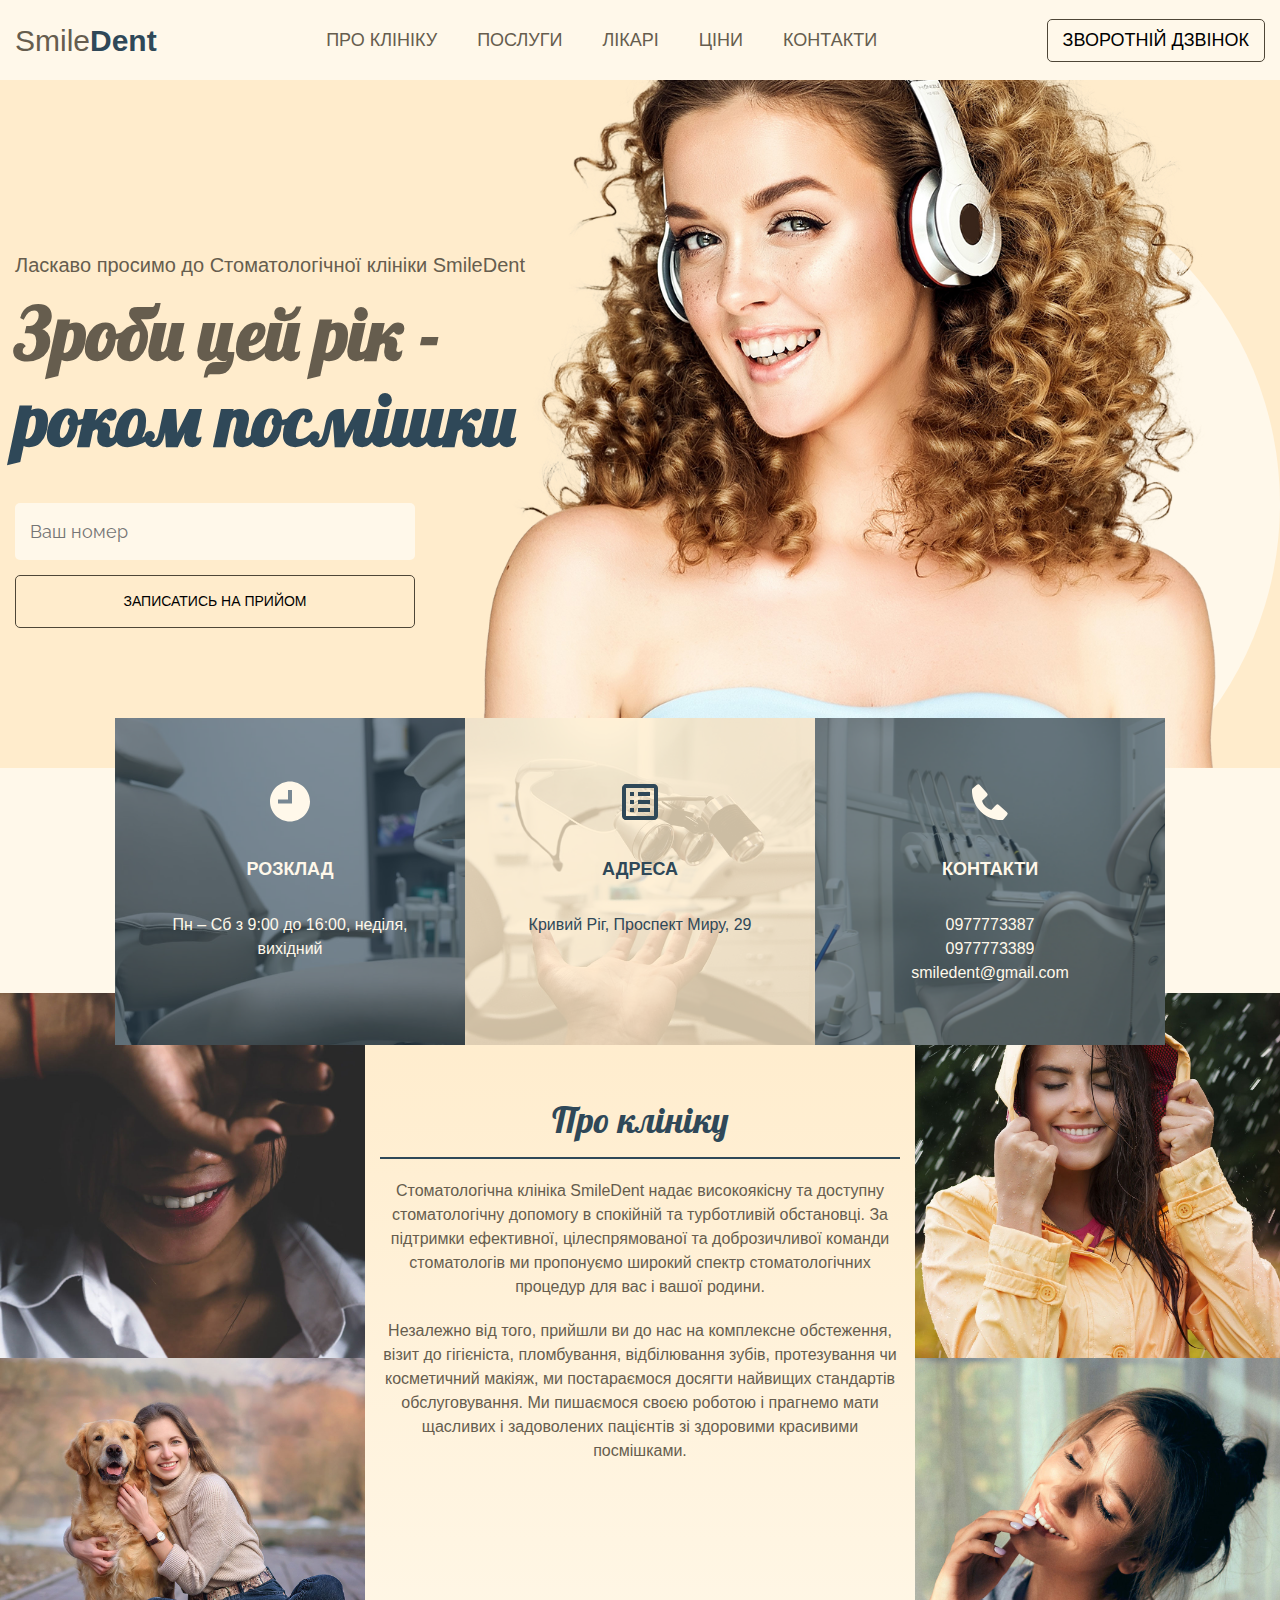
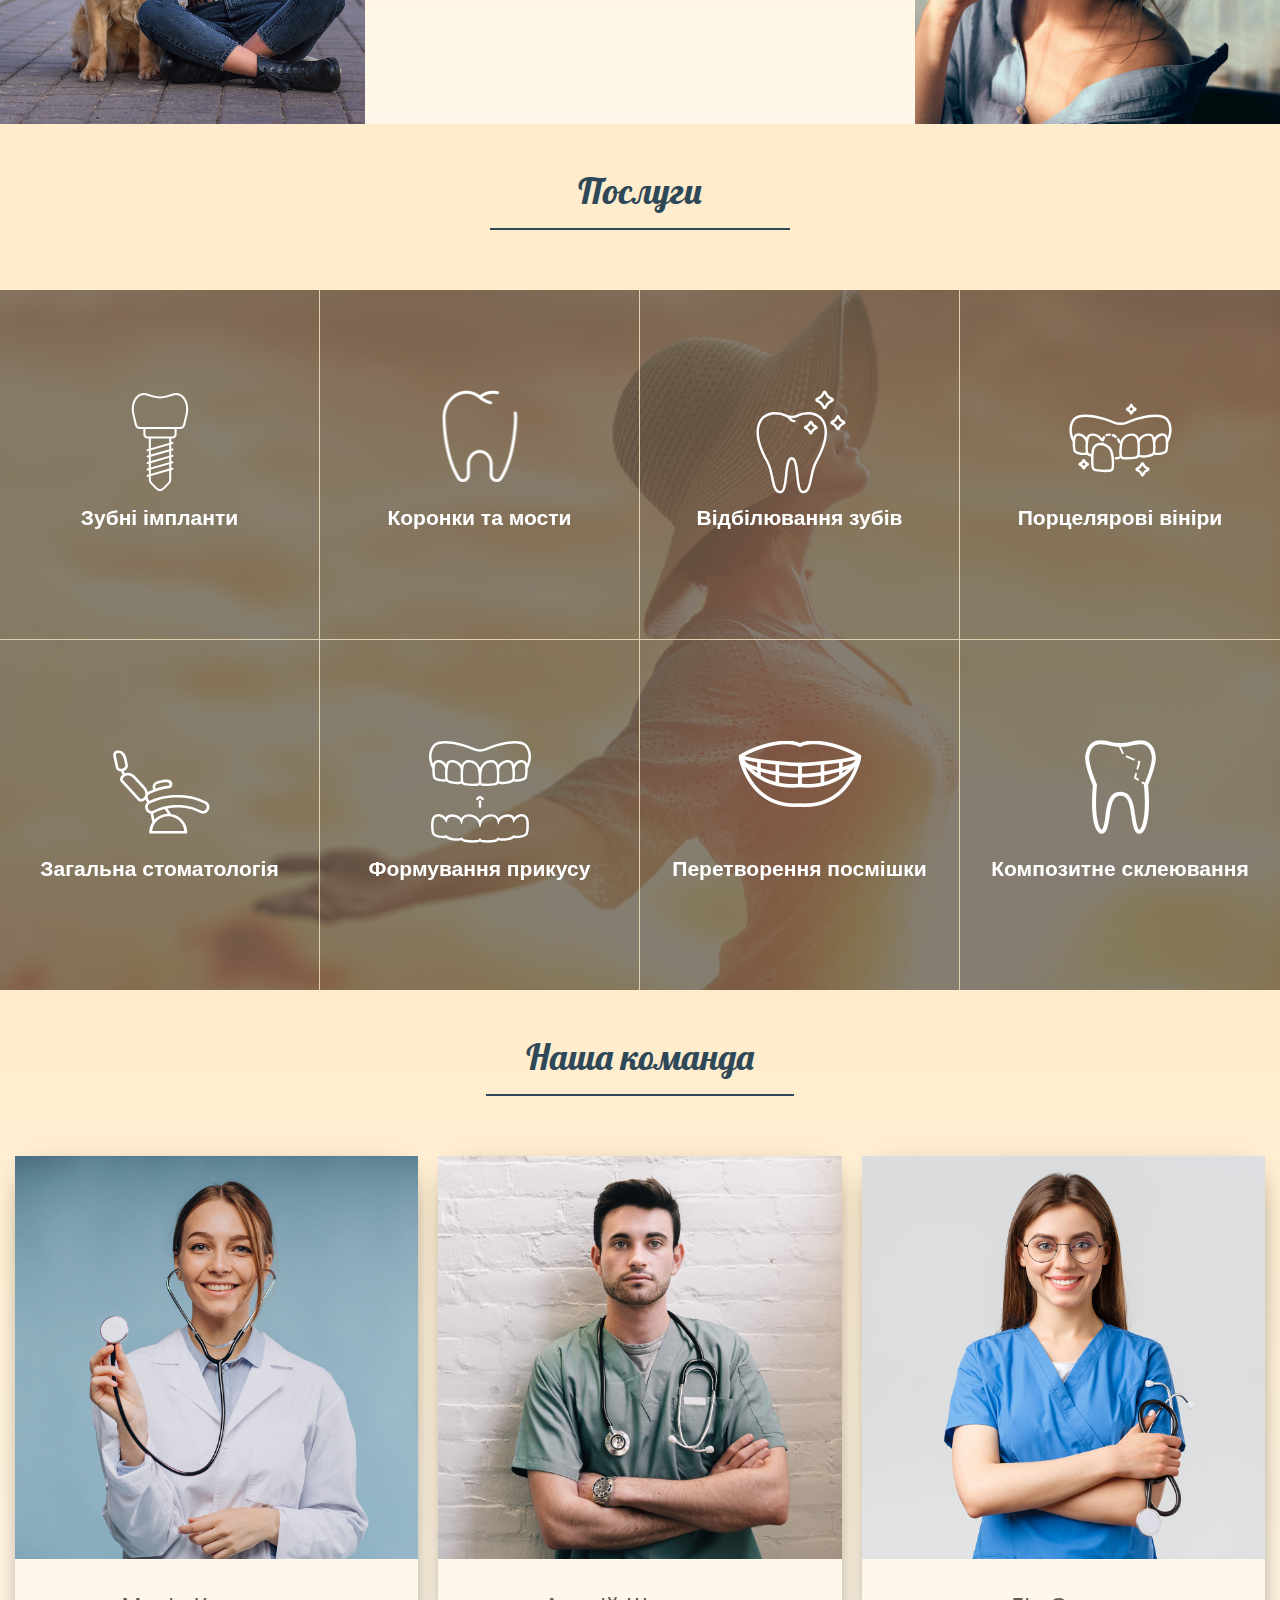
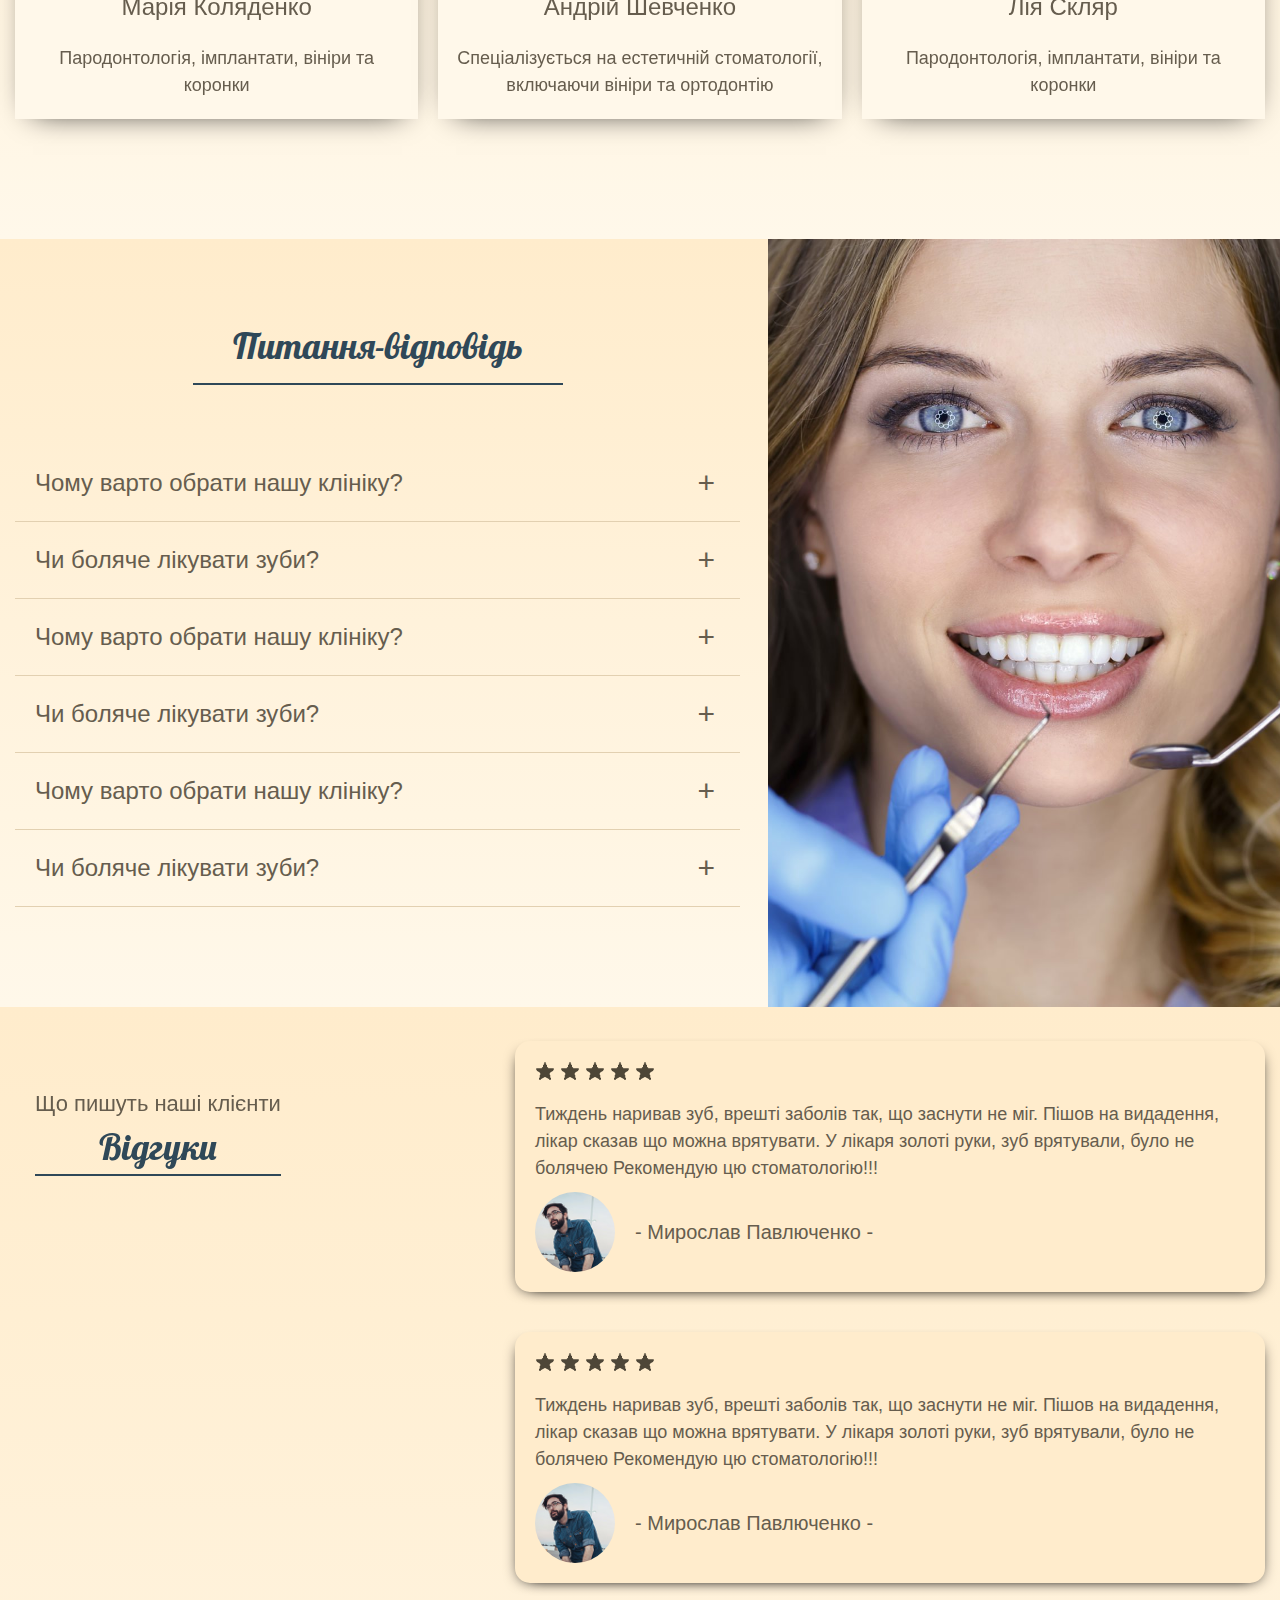
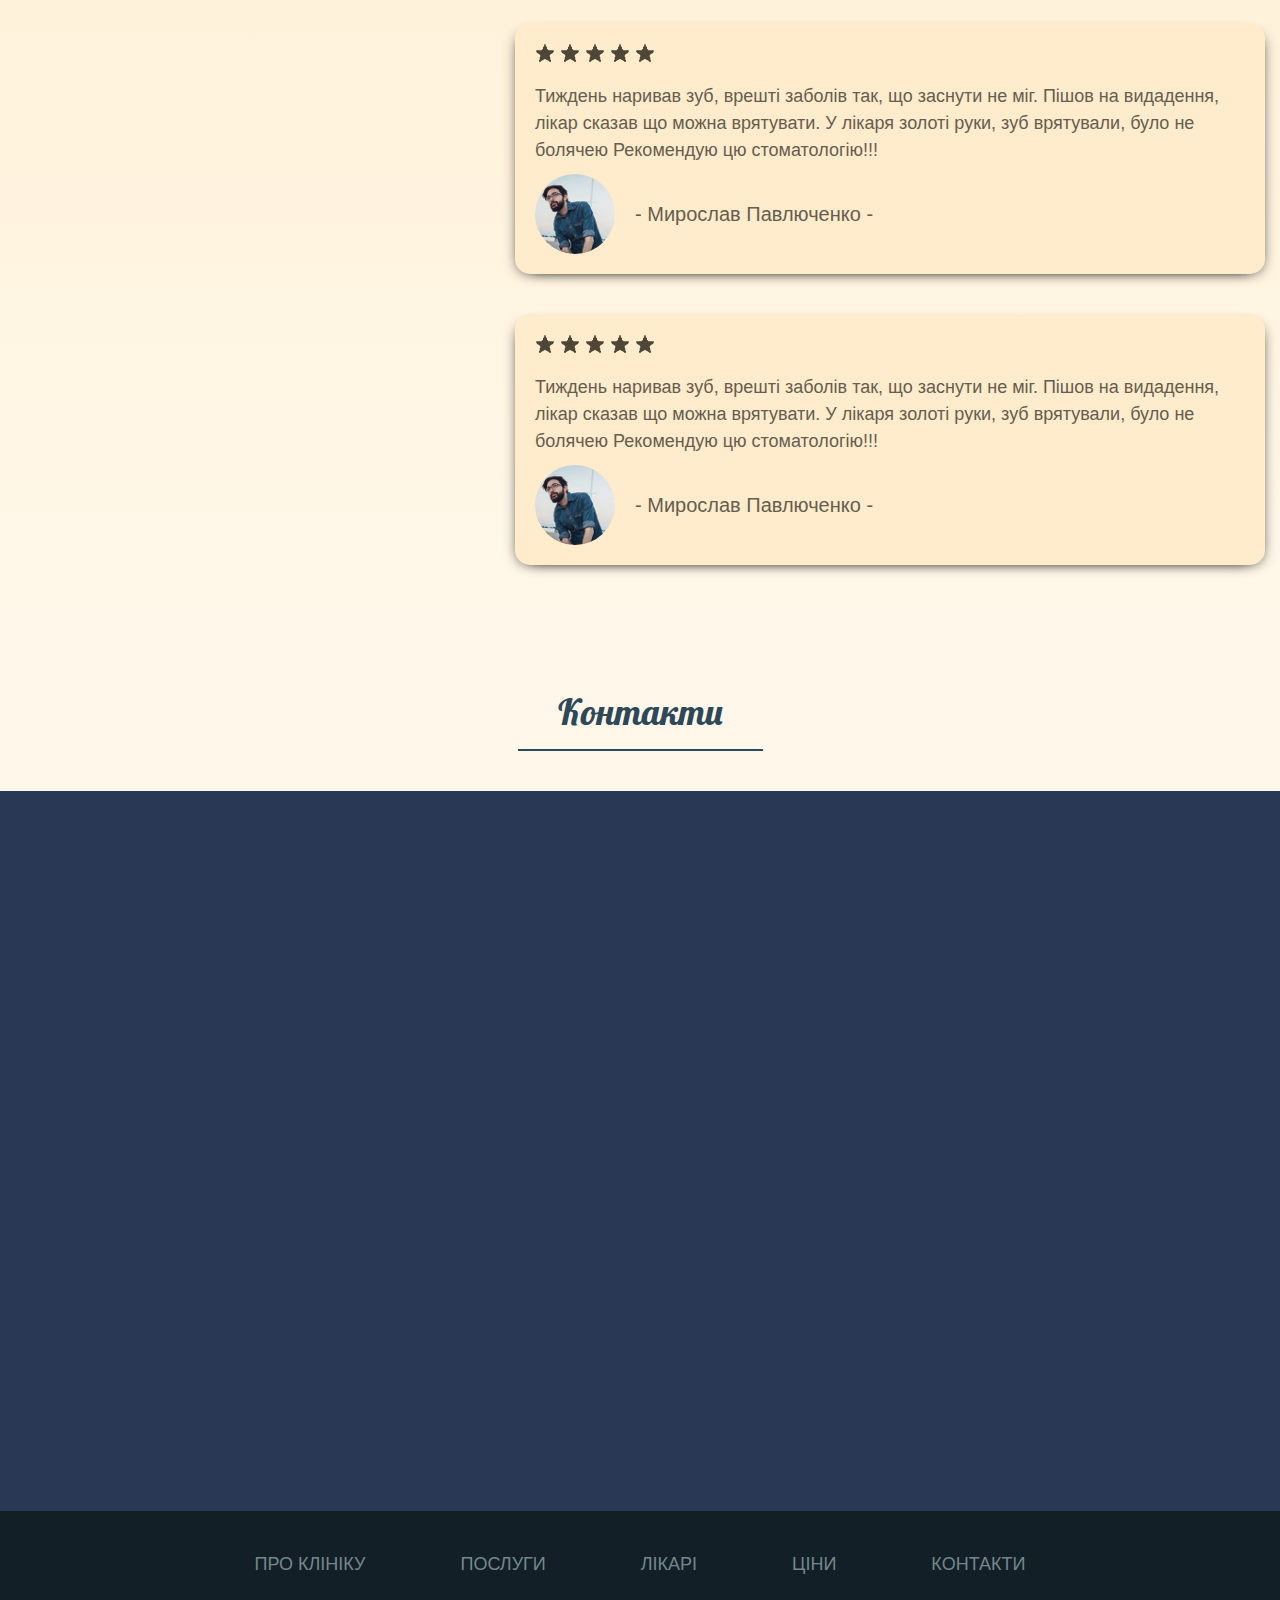
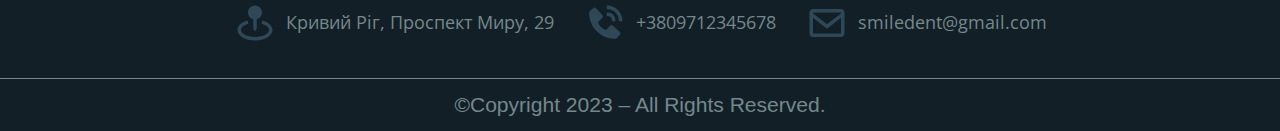
<file: index.html>
<!DOCTYPE html>
<html lang="en">

<head>
  <meta charset="UTF-8">
  <meta http-equiv="X-UA-Compatible" content="IE=edge">
  <meta name="viewport" content="width=device-width, initial-scale=1.0">
  <link rel="stylesheet" href="css/style.min.css">
  <title>smileDent</title>
</head>

<body>
  <div class="wrapper">
    <header class="header">
      <div class="header__top-inner">
        <div class="container">
          <div class="header__top">
            <div class="header__logo-box">
              <a href="index.html" class="header__logo">Smile<span class="header__logo-accent">Dent</span></a>
            </div>
            <nav class="header__nav">
              <ul class="header__items">
                <li class="header__item">
                  <a href="about.html" class="header__link">Про клініку</a>
                </li>
                <li class="header__item  _sub-menu">
                  <a href="services.html" class="header__link">Послуги</a>
                  <ul class="header__sub-menu">
                    <li class="header__sub-menu-item">
                      <a href="implants.html" class="header__sub-menu-link">Зубні імплантати</a>
                    </li>
                    <li class="header__sub-menu-item">
                      <a href="white.html" class="header__sub-menu-link">Протезування</a>
                    </li>
                    <li class="header__sub-menu-item">
                      <a href="#" class="header__sub-menu-link">Естетична стоматологія</a>
                    </li>
                    <li class="header__sub-menu-item">
                      <a href="#" class="header__sub-menu-link">Відновна стоматологія</a>
                    </li>
                    <li class="header__sub-menu-item">
                      <a href="#" class="header__sub-menu-link">Профілактична стоматологія</a>
                    </li>
                    <li class="header__sub-menu-item">
                      <a href="#" class="header__sub-menu-link">Дитяча стоматологія</a>
                    </li>
                    <li class="header__sub-menu-item">
                      <a href="#" class="header__sub-menu-link">Ортодонтія</a>
                    </li>
                    <li class="header__sub-menu-item">
                      <a href="#" class="header__sub-menu-link">Пародонтологія</a>
                    </li>
                    <li class="header__sub-menu-item">
                      <a href="#" class="header__sub-menu-link">Ендодонтія</a>
                    </li>
                  </ul>
                </li>
                <li class="header__item">
                  <a href="team.html" class="header__link">Лікарі</a>
                </li>
                <li class="header__item">
                  <a href="price.html" class="header__link">Ціни</a>
                </li>
                <li class="header__item">
                  <a href="contact.html" class="header__link">Контакти</a>
                </li>
                <button class="header__btn-responsive">Зворотній дзвінок</button>
              </ul>
            </nav>
            <div class="header__burger">
              <span class="header__burger-icon"></span>
            </div>
            <button class="header__btn-full">Зворотній дзвінок</button>

          </div>
        </div>
      </div>
    </header>
    <main class="main">
      <section class="intro">
        <div class="container">
          <div class="intro__content-box">
            <h1 class="intro__subtitle">Ласкаво просимо до Стоматологічної клініки SmileDent</h1>
            <h2 class="intro__title">Зроби цей рік - <span> роком посмішки</span></h2>
            <form action="#" class="intro__form">
              <input type="text" class="intro__form-input" placeholder="Ваш номер">
              <button class="intro__form-btn">Записатись на прийом</button>
            </form>
          </div>
        </div>
        <div class="intro__bg-box">
          <img src="img/header-bg1.png" data-value="-8" alt="" class="intro__bg-img1 _parallax">
          <!-- <img src="img/header-bg2.png" data-value="8" alt="" class="intro__bg-img2 _parallax"> -->
          <div class="intro__bg-img2 _parallax" data-value="8"></div>
        </div>
      </section>
      <div class="info">
        <div class="container">
          <div class="info__inner">
            <div class="info__items">
              <div class="info__item info__item--1">
                <img src="img/info-bg-1.jpg" alt="" class="info__item-bg">
                <div class="info__item-content">
                  <img src="img/icon/info/time.svg" alt="" class="info__item-icon">
                  <h4 class="info__item-title">Розклад</h4>
                  <div class="info__item-text-box">
                    <p class="info__item-text">Пн – Сб з 9:00 до 16:00, неділя, вихідний</p>
                  </div>
                </div>
              </div>
              <div class="info__item info__item--2">
                <img src="img/info-bg-2.jpg" alt="" class="info__item-bg">
                <div class="info__item-content">
                  <img src="img/icon/info/calendar.svg" alt="" class="info__item-icon">
                  <h4 class="info__item-title">Адреса</h4>
                  <div class="info__item-text-box">
                    <p class="info__item-text">Кривий Ріг, Проспект Миру, 29
                    </p>
                  </div>
                </div>
              </div>
              <div class="info__item info__item--3">
                <img src="img/info-bg-3.jpg" alt="" class="info__item-bg">
                <div class="info__item-content">
                  <img src="img/icon/info/phone.svg" alt="" class="info__item-icon">
                  <h4 class="info__item-title">Контакти</h4>
                  <div class="info__item-text-box">
                    <a href="" class="info__item-link">
                      <p class="info__item-text">0977773387</p>
                    </a>
                    <a href="" class="info__item-link">
                      <p class="info__item-text">0977773389</p>
                    </a>
                    <a href="" class="info__item-link">
                      <p class="info__item-text">smiledent@gmail.com</p>
                    </a>

                  </div>
                </div>
              </div>
            </div>
          </div>

        </div>
      </div>
      <section class="about ">
        <div class="about__inner">
          <div class="about__box-left">
            <img src="img/about1.jpg" alt="" class="about__img _anim-two">
            <img src="img/about2.jpg" alt="" class="about__img _anim-two">
          </div>
          <div class="about__box-content">
            <h4 class="about__title">Про клініку</h4>
            <p class="about__text _anim">
              Стоматологічна клініка SmileDent надає високоякісну та доступну стоматологічну допомогу в спокійній та
              турботливій обстановці. За підтримки ефективної, цілеспрямованої та доброзичливої ​​команди стоматологів
              ми пропонуємо широкий спектр стоматологічних процедур для вас і вашої родини.
            </p>
            <p class="about__text _anim">
              Незалежно від того, прийшли ви до нас на комплексне обстеження, візит до гігієніста, пломбування,
              відбілювання зубів, протезування чи косметичний макіяж, ми постараємося досягти найвищих стандартів
              обслуговування. Ми пишаємося своєю роботою і прагнемо мати щасливих і задоволених пацієнтів зі здоровими
              красивими посмішками.
            </p>
            <p class="about__text about__text--part3 _anim">
              Окрім надання якісної стоматологічної допомоги, ми прагнемо зробити ваші візити до практики невимушеними
              та безтурботними. Наша мета полягає в тому, щоб наші пацієнти розглядалися як окремі особи, а не як цифри.
              Тому наші співробітники зроблять усе можливе, щоб під час візиту Ви відчували себе максимально комфортно
              та комфортно. Ми заохочуємо нових пацієнтів до детального обговорення з одним із наших спеціалістів.
            </p>
          </div>
          <div class="about__box-right">
            <img src="img/about3.jpg" alt="" class="about__img _anim-two">
            <img src="img/about4.jpg" alt="" class="about__img _anim-two">
          </div>
        </div>
      </section>
      <section class="services">
        <div class="services__inner">
          <div class="service__title-box">
            <h4 class="services__title">Послуги</h4>
          </div>
          <div class="services__content">
            <div class="services__items">
              <div class="services__item _anim-three">
                <img class="services__icon" src="img/icon/services/implant.svg" alt="">
                <h3 class="services__item-title">Зубні імпланти</h3>
                <a href="implants.html" class="services__link">Дізнатись більше</a>
              </div>
              <div class="services__item _anim-three">
                <img class="services__icon" src="img/icon/services/corona.svg" alt="">
                <h3 class="services__item-title">Коронки та мости</h3>
                <a href="" class="services__link">Дізнатись більше</a>
              </div>
              <div class="services__item _anim-three">
                <img class="services__icon" src="img/icon/services/white.svg" alt="">
                <h3 class="services__item-title">Відбілювання зубів</h3>
                <a href="" class="services__link">Дізнатись більше</a>
              </div>
              <div class="services__item _anim-three">
                <img class="services__icon" src="img/icon/services/vinire.svg" alt="">
                <h3 class="services__item-title">Порцелярові вініри</h3>
                <a href="" class="services__link">Дізнатись більше</a>
              </div>
              <div class="services__item _anim-three">
                <img class="services__icon" src="img/icon/services/other.svg" alt="">
                <h3 class="services__item-title">Загальна стоматологія</h3>
                <a href="" class="services__link">Дізнатись більше</a>
              </div>
              <div class="services__item _anim-three">
                <img class="services__icon" src="img/icon/services/invisalign.svg" alt="">
                <h3 class="services__item-title">Формування прикусу</h3>
                <a href="" class="services__link">Дізнатись більше</a>
              </div>
              <div class="services__item _anim-three">
                <img class="services__icon" src="img/icon/services/smile.svg" alt="">
                <h3 class="services__item-title">Перетворення посмішки</h3>
                <a href="" class="services__link">Дізнатись більше</a>
              </div>
              <div class="services__item _anim-three">
                <img class="services__icon" src="img/icon/services/composite.svg" alt="">
                <h3 class="services__item-title">Композитне склеювання</h3>
                <a href="" class="services__link">Дізнатись більше</a>
              </div>

            </div>
          </div>

        </div>
      </section>
      <section class="team">
        <div class="team__inner">
          <div class="container">
            <div class="team__title-box">
              <h3 class="team__title">
                Наша команда
              </h3>
            </div>
            <div class="team__items">
              <div class="team__item team__item--1 _anim-four">
                <img src="img/doc1.jpg" alt="" class="team__img">
                <p class="team__name ">Марія Коляденко</p>
                <p class="team__position">Пародонтологія, імплантати, вініри та коронки</p>
              </div>
              <div class="team__item team__item--2 _anim-four">
                <img src="img/doc2.jpg" alt="" class="team__img">
                <p class="team__name">Андрій Шевченко</p>
                <p class="team__position">Спеціалізується на естетичній стоматології, включаючи вініри та ортодонтію</p>
              </div>
              <div class="team__item team__item--3 _anim-four">
                <img src="img/doc3.jpg" alt="" class="team__img">
                <p class="team__name">Лія Скляр</p>
                <p class="team__position">Пародонтологія, імплантати, вініри та коронки</p>
              </div>
            </div>
          </div>
        </div>
      </section>
      <section class="faq">
        <div class="container">
          <div class="faq__content-box">
            <div class="faq__title-box">
              <h3 class="faq__title">
                Питання-відповідь
              </h3>
            </div>
            <div class="faq__item">
              <div class="faq__question">Чому варто обрати нашу клініку?</div>
              <div class="faq__answer">
                <p class="faq__text"> Стоматологія SmileDent - клініка для діагностики та лікування зубів всієї родини в
                  Кривому Розі. Клініка має позитивні відгуки, і цілком заслужено носить звання престижної клініки, яка
                  володіє сучасними технологіями лікування, і надає тільки якісні і професійні послуги.

                  Новітнє обладнання, високоточні digital-технології і кращі досягнення сучасної світової медицини
                  дозволили
                  створити абсолютно новий, безпрецедентний рівень безболісності, безпеки і комфорту для пацієнтів.
                  Здоров'я
                  пацієнта - найвища цінність в нашій роботі.</p>
              </div>
            </div>
            <div class="faq__item">
              <div class="faq__question">Чи боляче лікувати зуби?</div>
              <div class="faq__answer">
                <p class="faq__text"> Стоматологія SmileDent - клініка для діагностики та лікування зубів всієї родини в
                  Кривому Розі. Клініка має позитивні відгуки, і цілком заслужено носить звання престижної клініки, яка
                  володіє сучасними технологіями лікування, і надає тільки якісні і професійні послуги.

                  Новітнє обладнання, високоточні digital-технології і кращі досягнення сучасної світової медицини
                  дозволили
                  створити абсолютно новий, безпрецедентний рівень безболісності, безпеки і комфорту для пацієнтів.
                  Здоров'я
                  пацієнта - найвища цінність в нашій роботі.</p>
              </div>
            </div>
            <div class="faq__item">
              <div class="faq__question">Чому варто обрати нашу клініку?</div>
              <div class="faq__answer">
                <p class="faq__text"> Стоматологія SmileDent - клініка для діагностики та лікування зубів всієї родини в
                  Кривому Розі. Клініка має позитивні відгуки, і цілком заслужено носить звання престижної клініки, яка
                  володіє сучасними технологіями лікування, і надає тільки якісні і професійні послуги.

                  Новітнє обладнання, високоточні digital-технології і кращі досягнення сучасної світової медицини
                  дозволили
                  створити абсолютно новий, безпрецедентний рівень безболісності, безпеки і комфорту для пацієнтів.
                  Здоров'я
                  пацієнта - найвища цінність в нашій роботі.</p>
              </div>
            </div>
            <div class="faq__item">
              <div class="faq__question">Чи боляче лікувати зуби?</div>
              <div class="faq__answer">
                <p class="faq__text"> Стоматологія SmileDent - клініка для діагностики та лікування зубів всієї родини в
                  Кривому Розі. Клініка має позитивні відгуки, і цілком заслужено носить звання престижної клініки, яка
                  володіє сучасними технологіями лікування, і надає тільки якісні і професійні послуги.

                  Новітнє обладнання, високоточні digital-технології і кращі досягнення сучасної світової медицини
                  дозволили
                  створити абсолютно новий, безпрецедентний рівень безболісності, безпеки і комфорту для пацієнтів.
                  Здоров'я
                  пацієнта - найвища цінність в нашій роботі.</p>
              </div>
            </div>
            <div class="faq__item">
              <div class="faq__question">Чому варто обрати нашу клініку?</div>
              <div class="faq__answer">
                <p class="faq__text"> Стоматологія SmileDent - клініка для діагностики та лікування зубів всієї родини в
                  Кривому Розі. Клініка має позитивні відгуки, і цілком заслужено носить звання престижної клініки, яка
                  володіє сучасними технологіями лікування, і надає тільки якісні і професійні послуги.

                  Новітнє обладнання, високоточні digital-технології і кращі досягнення сучасної світової медицини
                  дозволили
                  створити абсолютно новий, безпрецедентний рівень безболісності, безпеки і комфорту для пацієнтів.
                  Здоров'я
                  пацієнта - найвища цінність в нашій роботі.</p>
              </div>
            </div>
            <div class="faq__item">
              <div class="faq__question">Чи боляче лікувати зуби?</div>
              <div class="faq__answer">
                <p class="faq__text"> Стоматологія SmileDent - клініка для діагностики та лікування зубів всієї родини в
                  Кривому Розі. Клініка має позитивні відгуки, і цілком заслужено носить звання престижної клініки, яка
                  володіє сучасними технологіями лікування, і надає тільки якісні і професійні послуги.

                  Новітнє обладнання, високоточні digital-технології і кращі досягнення сучасної світової медицини
                  дозволили
                  створити абсолютно новий, безпрецедентний рівень безболісності, безпеки і комфорту для пацієнтів.
                  Здоров'я
                  пацієнта - найвища цінність в нашій роботі.</p>
              </div>
            </div>
          </div>
        </div>
        <div class="faq__bg-box">
          <img src="img/faq__bg.jpg" alt="" class="faq__bg">
        </div>
      </section>
      <section class="feedback">
        <div class="container">
          <div class="feedback__inner">
            <div class="feedback__title-box _anim-items _anim-no-hide">
              <p class="feedback__subtitle">Що пишуть наші клієнти</p>
              <h4 class="feedback__title">Відгуки</h4>

            </div>
            <div class="feedback__items">
              <div class="feedback__item feedback__item-1 _anim-items _anim-no-hide">
                <div class="feedback__stars">
                  <img src="img/icon/starBrown.png" alt="" class="feedback__star">
                  <img src="img/icon/starBrown.png" alt="" class="feedback__star">
                  <img src="img/icon/starBrown.png" alt="" class="feedback__star">
                  <img src="img/icon/starBrown.png" alt="" class="feedback__star">
                  <img src="img/icon/starBrown.png" alt="" class="feedback__star">
                </div>
                <h5 class="feedback__text">Тиждень наривав зуб, врешті заболів так, що заснути не міг. Пішов на
                  видадення,
                  лікар сказав що можна врятувати. У лікаря золоті руки, зуб врятували, було не болячею Рекомендую цю
                  стоматологію!!!</h5>
                <div class="feedback__author">
                  <img src="img/icon/feetback__author.jpg" alt="" class="feedback__author-img">
                  <p class="feedback__author-name">- Мирослав Павлюченко - </p>
                </div>
              </div>
              <div class="feedback__item feedback__item-2 _anim-items _anim-no-hide">
                <div class="feedback__stars">
                  <img src="img/icon/starBrown.png" alt="" class="feedback__star">
                  <img src="img/icon/starBrown.png" alt="" class="feedback__star">
                  <img src="img/icon/starBrown.png" alt="" class="feedback__star">
                  <img src="img/icon/starBrown.png" alt="" class="feedback__star">
                  <img src="img/icon/starBrown.png" alt="" class="feedback__star">
                </div>
                <h5 class="feedback__text">Тиждень наривав зуб, врешті заболів так, що заснути не міг. Пішов на
                  видадення,
                  лікар сказав що можна врятувати. У лікаря золоті руки, зуб врятували, було не болячею Рекомендую цю
                  стоматологію!!!</h5>
                <div class="feedback__author">
                  <img src="img/icon/feetback__author.jpg" alt="" class="feedback__author-img">
                  <p class="feedback__author-name">- Мирослав Павлюченко - </p>
                </div>
              </div>
              <div class="feedback__item feedback__item-3 _anim-items _anim-no-hide">
                <div class="feedback__stars">
                  <img src="img/icon/starBrown.png" alt="" class="feedback__star">
                  <img src="img/icon/starBrown.png" alt="" class="feedback__star">
                  <img src="img/icon/starBrown.png" alt="" class="feedback__star">
                  <img src="img/icon/starBrown.png" alt="" class="feedback__star">
                  <img src="img/icon/starBrown.png" alt="" class="feedback__star">
                </div>
                <h5 class="feedback__text">Тиждень наривав зуб, врешті заболів так, що заснути не міг. Пішов на
                  видадення,
                  лікар сказав що можна врятувати. У лікаря золоті руки, зуб врятували, було не болячею Рекомендую цю
                  стоматологію!!!</h5>
                <div class="feedback__author">
                  <img src="img/icon/feetback__author.jpg" alt="" class="feedback__author-img">
                  <p class="feedback__author-name">- Мирослав Павлюченко - </p>
                </div>
              </div>
              <div class="feedback__item feedback__item-4 _anim-items _anim-no-hide">
                <div class="feedback__stars">
                  <img src="img/icon/starBrown.png" alt="" class="feedback__star">
                  <img src="img/icon/starBrown.png" alt="" class="feedback__star">
                  <img src="img/icon/starBrown.png" alt="" class="feedback__star">
                  <img src="img/icon/starBrown.png" alt="" class="feedback__star">
                  <img src="img/icon/starBrown.png" alt="" class="feedback__star">
                </div>
                <h5 class="feedback__text">Тиждень наривав зуб, врешті заболів так, що заснути не міг. Пішов на
                  видадення,
                  лікар сказав що можна врятувати. У лікаря золоті руки, зуб врятували, було не болячею Рекомендую цю
                  стоматологію!!!</h5>
                <div class="feedback__author">
                  <img src="img/icon/feetback__author.jpg" alt="" class="feedback__author-img">
                  <p class="feedback__author-name">- Мирослав Павлюченко - </p>
                </div>
              </div>
            </div>
          </div>
        </div>
      </section>
    </main>

    <footer class="footer">
      <div class="footer__container">
        <div class="footer__title-box">
          <h3 class="footer__title">
            Контакти
          </h3>
        </div>
        <div class="footer__map-box">
          <iframe
            src="https://www.google.com/maps/embed?pb=!1m14!1m8!1m3!1d1337.2427428586866!2d33.385532000000005!3d47.907643!3m2!1i1024!2i768!4f13.1!3m3!1m2!1s0x40db20a4d0482681%3A0xd24b74a890f83ff0!2z0L_RgNC-0YHQvy4g0JzQuNGA0LAsIDI5LCDQmtGA0LjQstC-0Lkg0KDQvtCzLCDQlNC90LXQv9GA0L7Qv9C10YLRgNC-0LLRgdC60LDRjyDQvtCx0LvQsNGB0YLRjCwgNTAwMDA!5e0!3m2!1sru!2sua!4v1679767407979!5m2!1sru!2sua"
            width="1600" height="900" style="border:0;" allowfullscreen="" loading="lazy"
            referrerpolicy="no-referrer-when-downgrade"></iframe>
        </div>
      </div>

      <div class="footer__container">
        <div class="footer__nav-box">
          <nav class="footer__nav">
            <ul class="footer__menu-items">
              <li class="footer__menu-item">
                <a href="about.html" class="footer__menu-link">Про клініку</a>
              </li>
              <li class="footer__menu-item  _sub-menu">
                <a href="services.html" class="footer__menu-link">Послуги</a>
              </li>
              <li class="footer__menu-item">
                <a href="team.html" class="footer__menu-link">Лікарі</a>
              </li>
              <li class="footer__menu-item">
                <a href="price.html" class="footer__menu-link">Ціни</a>
              </li>
              <li class="footer__menu-item">
                <a href="contact.html" class="footer__menu-link">Контакти</a>
              </li>
            </ul>
          </nav>
        </div>

        <div class="footer__content">
          <div class="footer__item">
            <img src="img/icon/footer/map.svg" alt="" class="footer__icon">
            <a href="" class="footer__link">Кривий Ріг, Проспект Миру, 29</a>
          </div>
          <div class="footer__item">
            <img src="img/icon/footer/call.svg" alt="" class="footer__icon">
            <a href="" class="footer__link">+3809712345678</a>
          </div>
          <div class="footer__item">
            <img src="img/icon/footer/mail.svg" alt="" class="footer__icon">
            <a href="" class="footer__link">smiledent@gmail.com</a>
          </div>
        </div>
        <div class="footer__copy-box">
          <h3 class="footer__copy">©Copyright 2023 – All Rights Reserved.</h3>
        </div>
      </div>
    </footer>

  </div>
  <script src="js/main.js"></script>
</body>

</html>
</file>
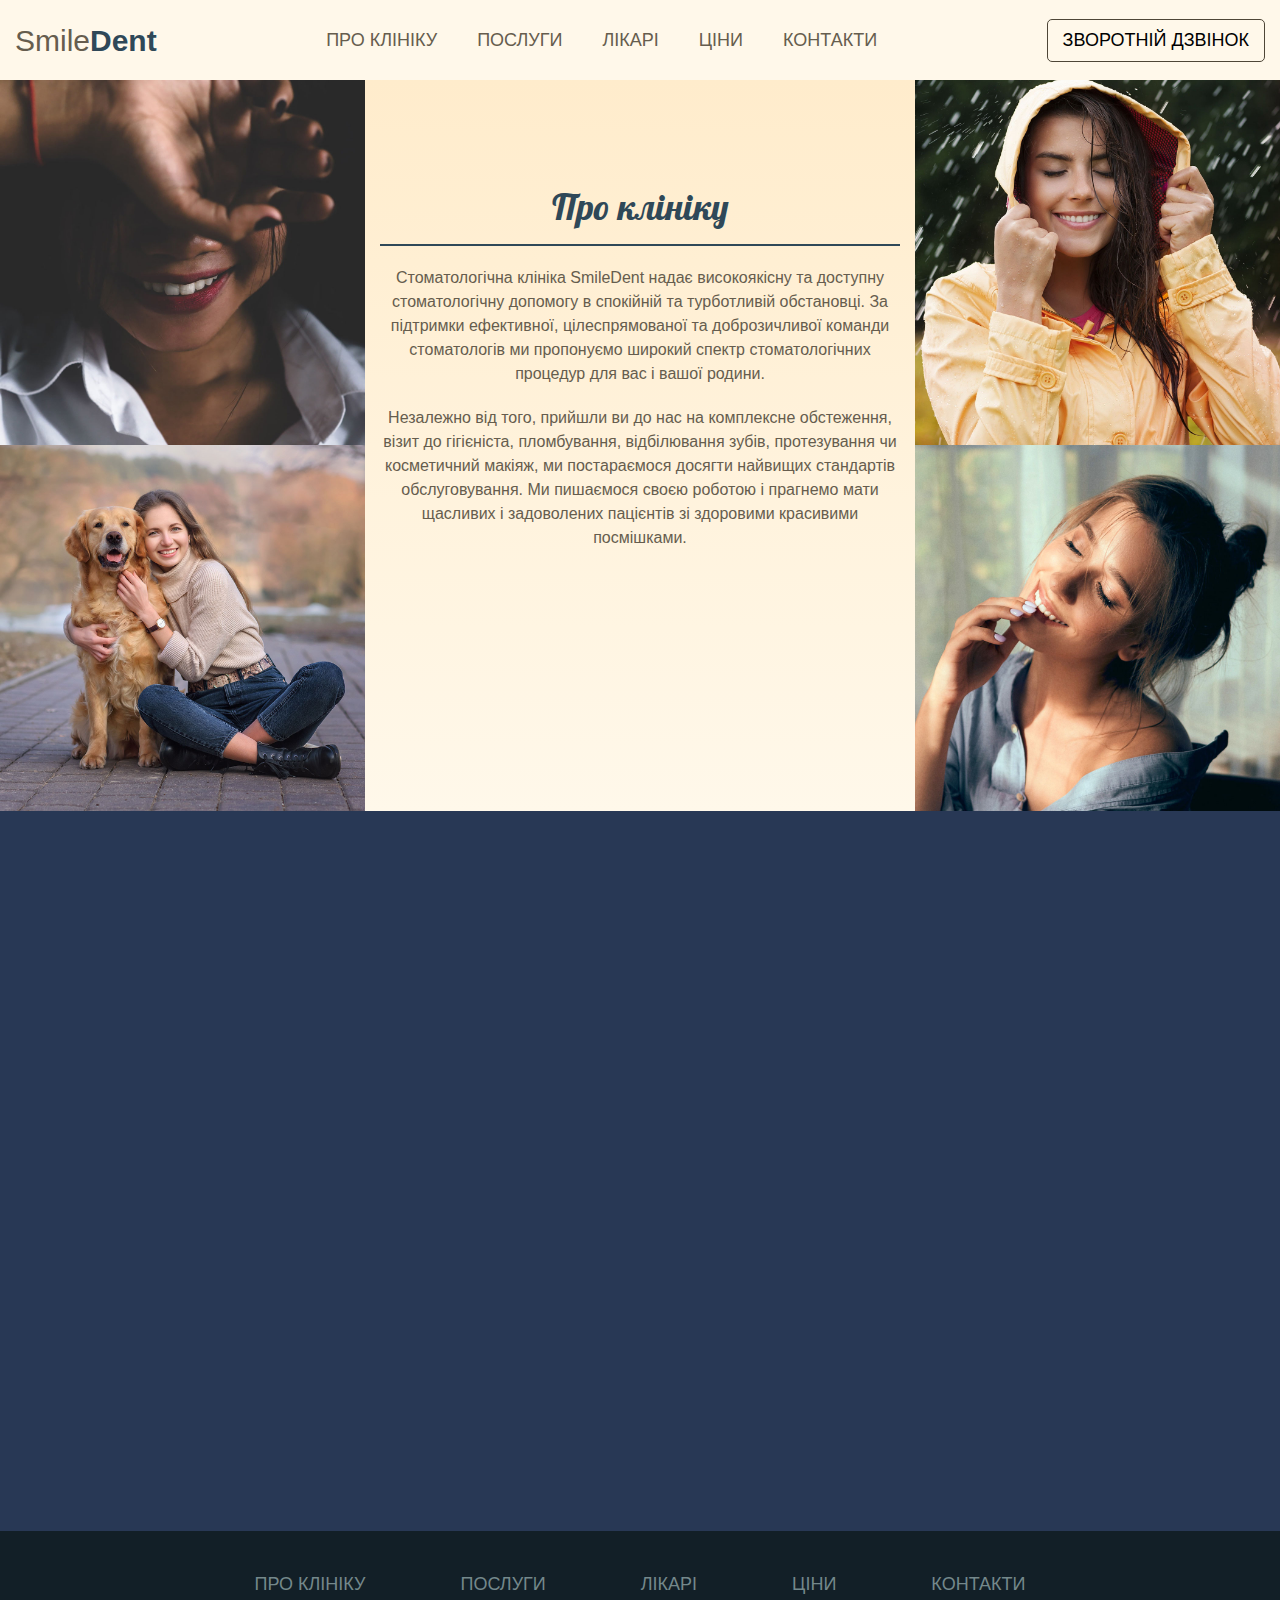
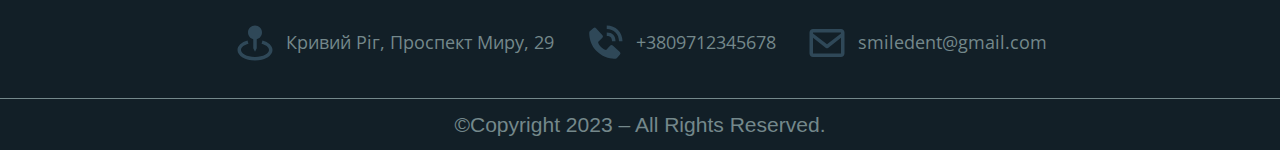
<file: about.html>
<!DOCTYPE html>
<html lang="en">

<head>
  <meta charset="UTF-8">
  <meta http-equiv="X-UA-Compatible" content="IE=edge">
  <meta name="viewport" content="width=device-width, initial-scale=1.0">
  <link rel="stylesheet" href="css/style.min.css">
  <title>smileDent</title>
</head>

<body>
  <div class="wrapper">
    <header class="header">
      <div class="header__top-inner">
        <div class="container">
          <div class="header__top">
            <div class="header__logo-box">
              <a href="index.html" class="header__logo">Smile<span class="header__logo-accent">Dent</span></a>
            </div>
            <nav class="header__nav">
              <ul class="header__items">
                <li class="header__item">
                  <a href="about.html" class="header__link">Про клініку</a>
                </li>
                <li class="header__item  _sub-menu">
                  <a href="services.html" class="header__link">Послуги</a>
                  <ul class="header__sub-menu">
                    <li class="header__sub-menu-item">
                      <a href="implants.html" class="header__sub-menu-link">Зубні імплантати</a>
                    </li>
                    <li class="header__sub-menu-item">
                      <a href="white.html" class="header__sub-menu-link">Протезування</a>
                    </li>
                    <li class="header__sub-menu-item">
                      <a href="#" class="header__sub-menu-link">Естетична стоматологія</a>
                    </li>
                    <li class="header__sub-menu-item">
                      <a href="#" class="header__sub-menu-link">Відновна стоматологія</a>
                    </li>
                    <li class="header__sub-menu-item">
                      <a href="#" class="header__sub-menu-link">Профілактична стоматологія</a>
                    </li>
                    <li class="header__sub-menu-item">
                      <a href="#" class="header__sub-menu-link">Дитяча стоматологія</a>
                    </li>
                    <li class="header__sub-menu-item">
                      <a href="#" class="header__sub-menu-link">Ортодонтія</a>
                    </li>
                    <li class="header__sub-menu-item">
                      <a href="#" class="header__sub-menu-link">Пародонтологія</a>
                    </li>
                    <li class="header__sub-menu-item">
                      <a href="#" class="header__sub-menu-link">Ендодонтія</a>
                    </li>
                  </ul>
                </li>
                <li class="header__item">
                  <a href="team.html" class="header__link">Лікарі</a>
                </li>
                <li class="header__item">
                  <a href="price.html" class="header__link">Ціни</a>
                </li>
                <li class="header__item">
                  <a href="contact.html" class="header__link">Контакти</a>
                </li>
                <button class="header__btn-responsive">Зворотній дзвінок</button>
              </ul>
            </nav>
            <div class="header__burger">
              <span class="header__burger-icon"></span>
            </div>
            <button class="header__btn-full">Зворотній дзвінок</button>

          </div>
        </div>
      </div>
    </header>
    <main class="main">

      <section class="about about__single">
        <div class="about__inner">
          <div class="about__box-left">
            <img src="img/about1.jpg" alt="" class="about__img">
            <img src="img/about2.jpg" alt="" class="about__img">
          </div>
          <div class="about__box-content">
            <h4 class="about__title">Про клініку</h4>
            <p class="about__text">
              Стоматологічна клініка SmileDent надає високоякісну та доступну стоматологічну допомогу в спокійній та
              турботливій обстановці. За підтримки ефективної, цілеспрямованої та доброзичливої ​​команди стоматологів
              ми пропонуємо широкий спектр стоматологічних процедур для вас і вашої родини.
            </p>
            <p class="about__text">
              Незалежно від того, прийшли ви до нас на комплексне обстеження, візит до гігієніста, пломбування,
              відбілювання зубів, протезування чи косметичний макіяж, ми постараємося досягти найвищих стандартів
              обслуговування. Ми пишаємося своєю роботою і прагнемо мати щасливих і задоволених пацієнтів зі здоровими
              красивими посмішками.
            </p>
            <p class="about__text about__text--part3">
              Окрім надання якісної стоматологічної допомоги, ми прагнемо зробити ваші візити до практики невимушеними
              та безтурботними. Наша мета полягає в тому, щоб наші пацієнти розглядалися як окремі особи, а не як цифри.
              Тому наші співробітники зроблять усе можливе, щоб під час візиту Ви відчували себе максимально комфортно
              та комфортно. Ми заохочуємо нових пацієнтів до детального обговорення з одним із наших спеціалістів.
            </p>
          </div>
          <div class="about__box-right">
            <img src="img/about3.jpg" alt="" class="about__img">
            <img src="img/about4.jpg" alt="" class="about__img">
          </div>
        </div>
      </section>
    </main>

    <footer class="footer">
      <div class="footer__container">
        <div class="footer__title-box footer__title--hide">
          <h3 class="footer__title footer__title--hide">
            Контакти
          </h3>
        </div>
        <div class="footer__map-box">
          <iframe
            src="https://www.google.com/maps/embed?pb=!1m14!1m8!1m3!1d1337.2427428586866!2d33.385532000000005!3d47.907643!3m2!1i1024!2i768!4f13.1!3m3!1m2!1s0x40db20a4d0482681%3A0xd24b74a890f83ff0!2z0L_RgNC-0YHQvy4g0JzQuNGA0LAsIDI5LCDQmtGA0LjQstC-0Lkg0KDQvtCzLCDQlNC90LXQv9GA0L7Qv9C10YLRgNC-0LLRgdC60LDRjyDQvtCx0LvQsNGB0YLRjCwgNTAwMDA!5e0!3m2!1sru!2sua!4v1679767407979!5m2!1sru!2sua"
            width="1600" height="900" style="border:0;" allowfullscreen="" loading="lazy"
            referrerpolicy="no-referrer-when-downgrade"></iframe>
        </div>
      </div>

      <div class="footer__container">
        <div class="footer__nav-box">
          <nav class="footer__nav">
            <ul class="footer__menu-items">
              <li class="footer__menu-item">
                <a href="about.html" class="footer__menu-link">Про клініку</a>
              </li>
              <li class="footer__menu-item  _sub-menu">
                <a href="services.html" class="footer__menu-link">Послуги</a>
              </li>
              <li class="footer__menu-item">
                <a href="team.html" class="footer__menu-link">Лікарі</a>
              </li>
              <li class="footer__menu-item">
                <a href="price.html" class="footer__menu-link">Ціни</a>
              </li>
              <li class="footer__menu-item">
                <a href="contact.html" class="footer__menu-link">Контакти</a>
              </li>
            </ul>
          </nav>
        </div>

        <div class="footer__content">
          <div class="footer__item">
            <img src="img/icon/footer/map.svg" alt="" class="footer__icon">
            <a href="" class="footer__link">Кривий Ріг, Проспект Миру, 29</a>
          </div>
          <div class="footer__item">
            <img src="img/icon/footer/call.svg" alt="" class="footer__icon">
            <a href="" class="footer__link">+3809712345678</a>
          </div>
          <div class="footer__item">
            <img src="img/icon/footer/mail.svg" alt="" class="footer__icon">
            <a href="" class="footer__link">smiledent@gmail.com</a>
          </div>
        </div>
        <div class="footer__copy-box">
          <h3 class="footer__copy">©Copyright 2023 – All Rights Reserved.</h3>
        </div>
      </div>
    </footer>

  </div>
  <script src="js/main.js"></script>
</body>

</html>
</file>
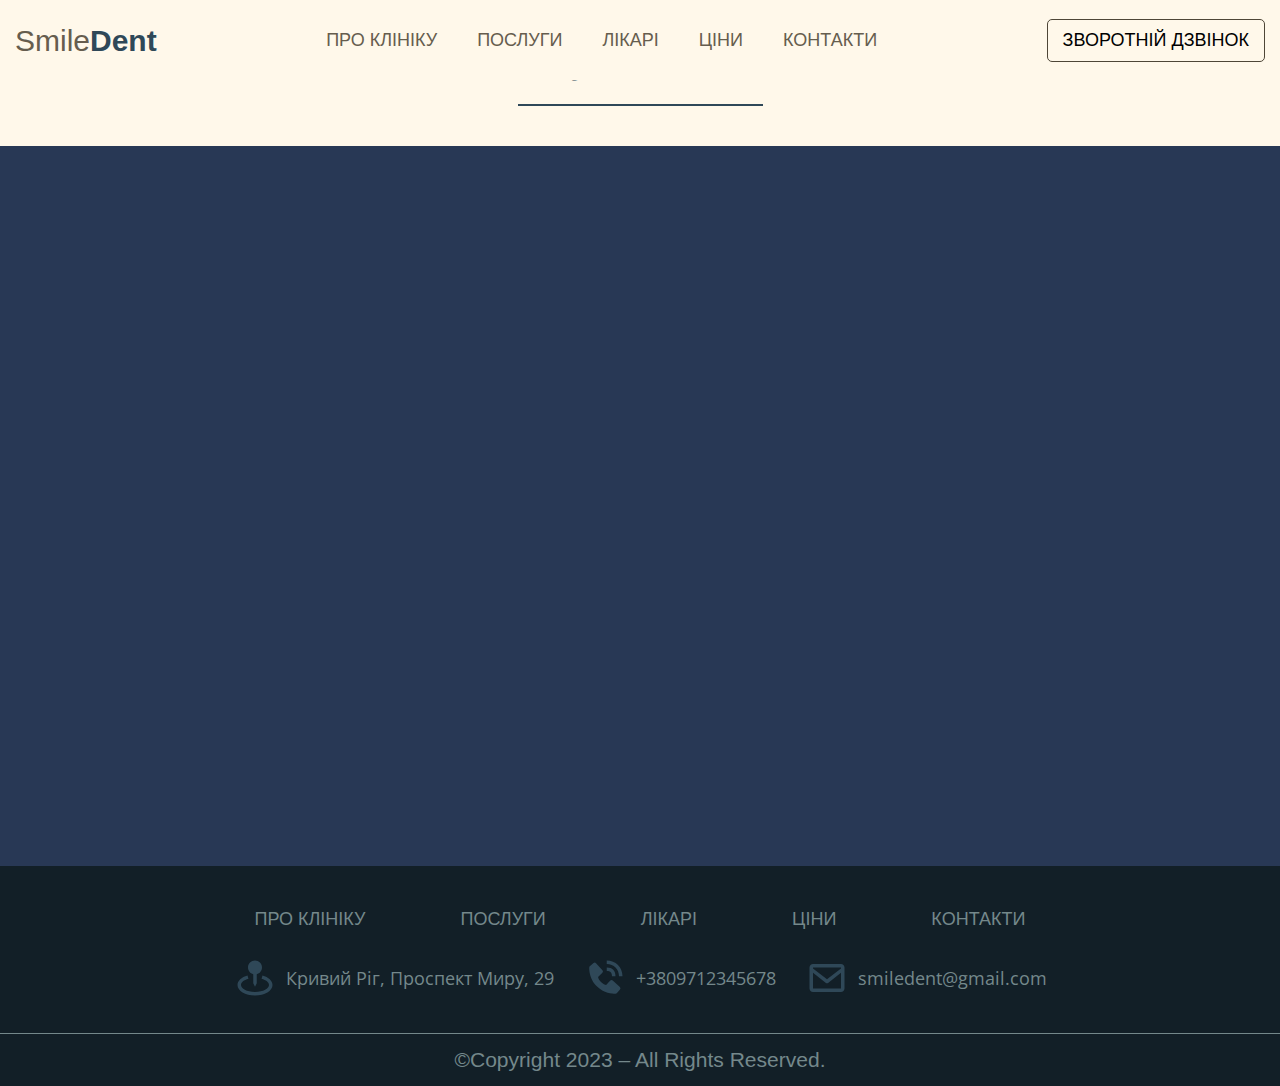
<file: contact.html>
<!DOCTYPE html>
<html lang="en">

<head>
  <meta charset="UTF-8">
  <meta http-equiv="X-UA-Compatible" content="IE=edge">
  <meta name="viewport" content="width=device-width, initial-scale=1.0">
  <link rel="stylesheet" href="css/style.min.css">
  <title>smileDent</title>
</head>

<body>
  <div class="wrapper">
    <header class="header">
      <div class="header__top-inner">
        <div class="container">
          <div class="header__top">
            <div class="header__logo-box">
              <a href="index.html" class="header__logo">Smile<span class="header__logo-accent">Dent</span></a>
            </div>
            <nav class="header__nav">
              <ul class="header__items">
                <li class="header__item">
                  <a href="about.html" class="header__link">Про клініку</a>
                </li>
                <li class="header__item  _sub-menu">
                  <a href="services.html" class="header__link">Послуги</a>
                  <ul class="header__sub-menu">
                    <li class="header__sub-menu-item">
                      <a href="implants.html" class="header__sub-menu-link">Зубні імплантати</a>
                    </li>
                    <li class="header__sub-menu-item">
                      <a href="white.html" class="header__sub-menu-link">Протезування</a>
                    </li>
                    <li class="header__sub-menu-item">
                      <a href="#" class="header__sub-menu-link">Естетична стоматологія</a>
                    </li>
                    <li class="header__sub-menu-item">
                      <a href="#" class="header__sub-menu-link">Відновна стоматологія</a>
                    </li>
                    <li class="header__sub-menu-item">
                      <a href="#" class="header__sub-menu-link">Профілактична стоматологія</a>
                    </li>
                    <li class="header__sub-menu-item">
                      <a href="#" class="header__sub-menu-link">Дитяча стоматологія</a>
                    </li>
                    <li class="header__sub-menu-item">
                      <a href="#" class="header__sub-menu-link">Ортодонтія</a>
                    </li>
                    <li class="header__sub-menu-item">
                      <a href="#" class="header__sub-menu-link">Пародонтологія</a>
                    </li>
                    <li class="header__sub-menu-item">
                      <a href="#" class="header__sub-menu-link">Ендодонтія</a>
                    </li>
                  </ul>
                </li>
                <li class="header__item">
                  <a href="team.html" class="header__link">Лікарі</a>
                </li>
                <li class="header__item">
                  <a href="price.html" class="header__link">Ціни</a>
                </li>
                <li class="header__item">
                  <a href="contact.html" class="header__link">Контакти</a>
                </li>
                <button class="header__btn-responsive">Зворотній дзвінок</button>
              </ul>
            </nav>
            <div class="header__burger">
              <span class="header__burger-icon"></span>
            </div>
            <button class="header__btn-full">Зворотній дзвінок</button>

          </div>
        </div>
      </div>
    </header>
    <main class="main">
    </main>

    <footer class="footer">
      <div class="footer__container">
        <div class="footer__title-box">
          <h3 class="footer__title">
            Контакти
          </h3>
        </div>
        <div class="footer__map-box">
          <iframe
            src="https://www.google.com/maps/embed?pb=!1m14!1m8!1m3!1d1337.2427428586866!2d33.385532000000005!3d47.907643!3m2!1i1024!2i768!4f13.1!3m3!1m2!1s0x40db20a4d0482681%3A0xd24b74a890f83ff0!2z0L_RgNC-0YHQvy4g0JzQuNGA0LAsIDI5LCDQmtGA0LjQstC-0Lkg0KDQvtCzLCDQlNC90LXQv9GA0L7Qv9C10YLRgNC-0LLRgdC60LDRjyDQvtCx0LvQsNGB0YLRjCwgNTAwMDA!5e0!3m2!1sru!2sua!4v1679767407979!5m2!1sru!2sua"
            width="1600" height="900" style="border:0;" allowfullscreen="" loading="lazy"
            referrerpolicy="no-referrer-when-downgrade"></iframe>
        </div>
      </div>

      <div class="footer__container">
        <div class="footer__nav-box">
          <nav class="footer__nav">
            <ul class="footer__menu-items">
              <li class="footer__menu-item">
                <a href="about.html" class="footer__menu-link">Про клініку</a>
              </li>
              <li class="footer__menu-item  _sub-menu">
                <a href="services.html" class="footer__menu-link">Послуги</a>
              </li>
              <li class="footer__menu-item">
                <a href="team.html" class="footer__menu-link">Лікарі</a>
              </li>
              <li class="footer__menu-item">
                <a href="price.html" class="footer__menu-link">Ціни</a>
              </li>
              <li class="footer__menu-item">
                <a href="contact.html" class="footer__menu-link">Контакти</a>
              </li>
            </ul>
          </nav>
        </div>

        <div class="footer__content">
          <div class="footer__item">
            <img src="img/icon/footer/map.svg" alt="" class="footer__icon">
            <a href="" class="footer__link">Кривий Ріг, Проспект Миру, 29</a>
          </div>
          <div class="footer__item">
            <img src="img/icon/footer/call.svg" alt="" class="footer__icon">
            <a href="" class="footer__link">+3809712345678</a>
          </div>
          <div class="footer__item">
            <img src="img/icon/footer/mail.svg" alt="" class="footer__icon">
            <a href="" class="footer__link">smiledent@gmail.com</a>
          </div>
        </div>
        <div class="footer__copy-box">
          <h3 class="footer__copy">©Copyright 2023 – All Rights Reserved.</h3>
        </div>
      </div>
    </footer>

  </div>
  <script src="js/main.js"></script>
</body>

</html>
</file>
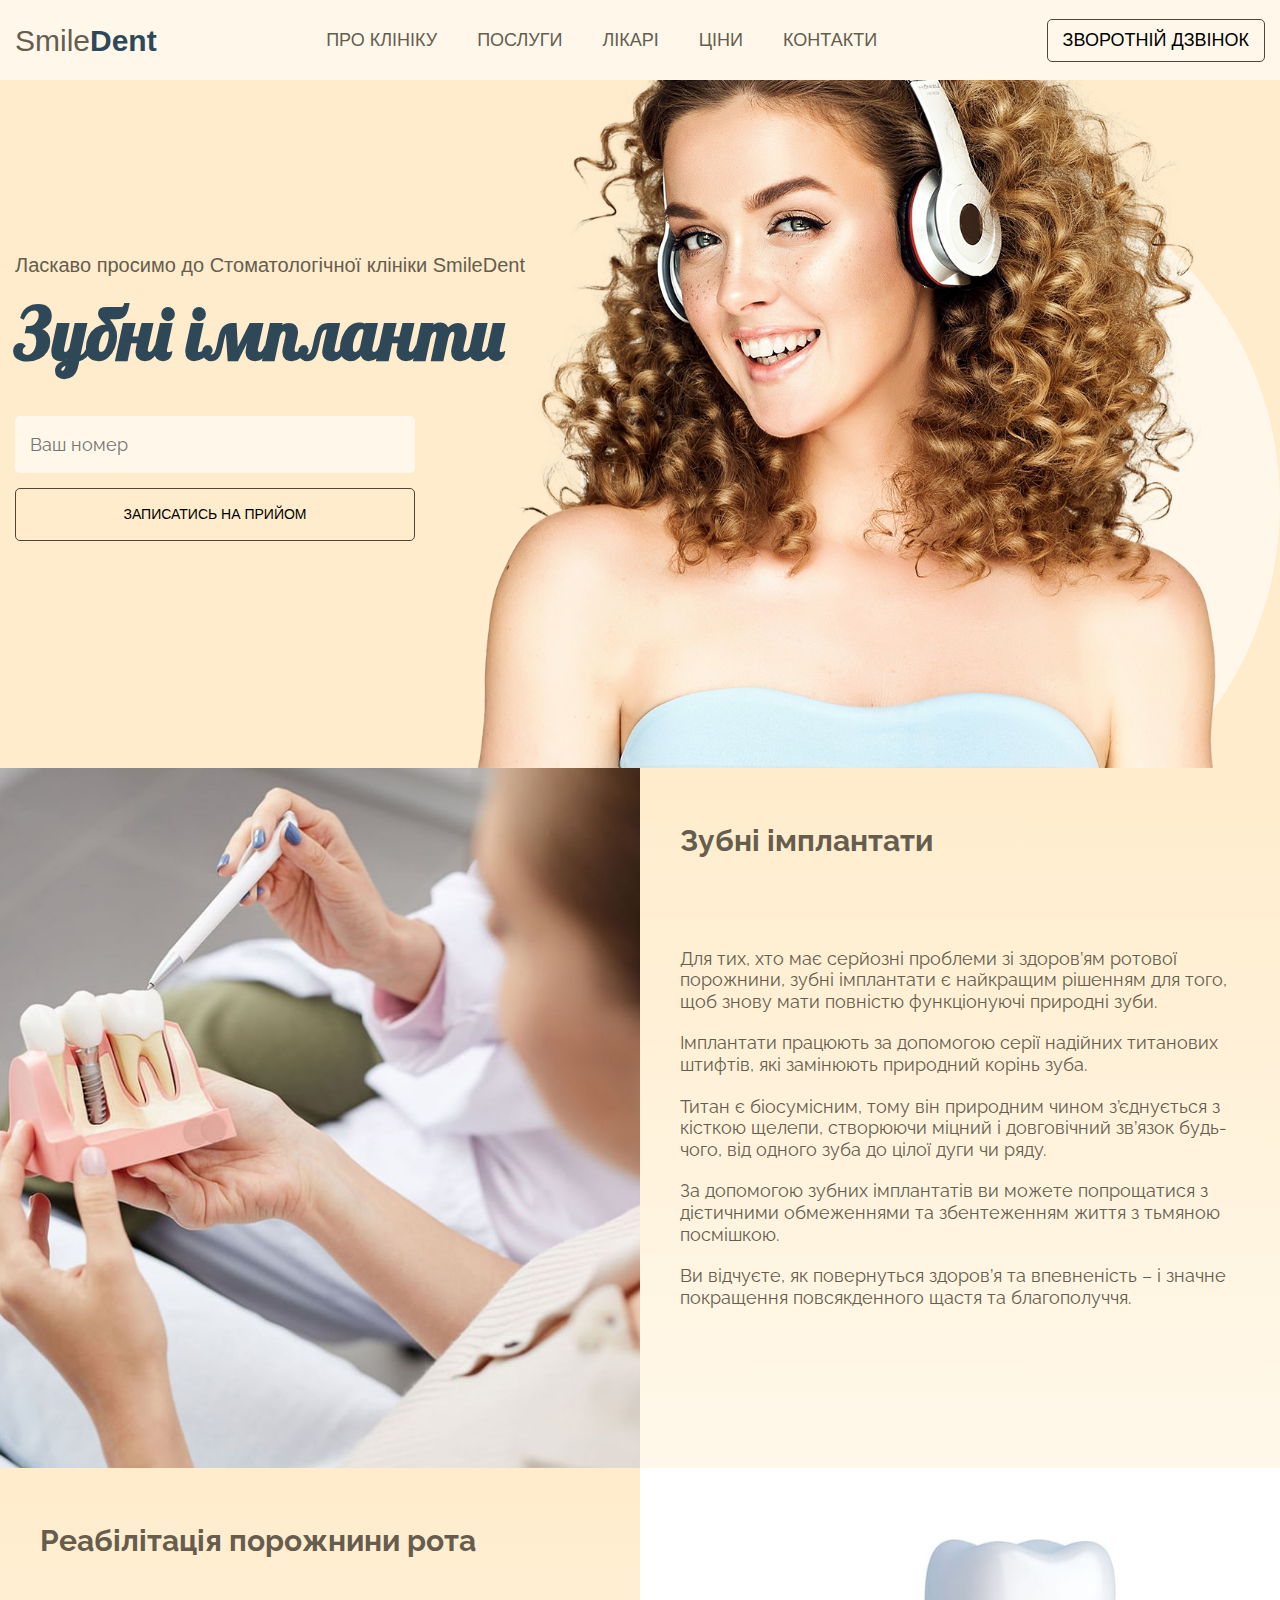
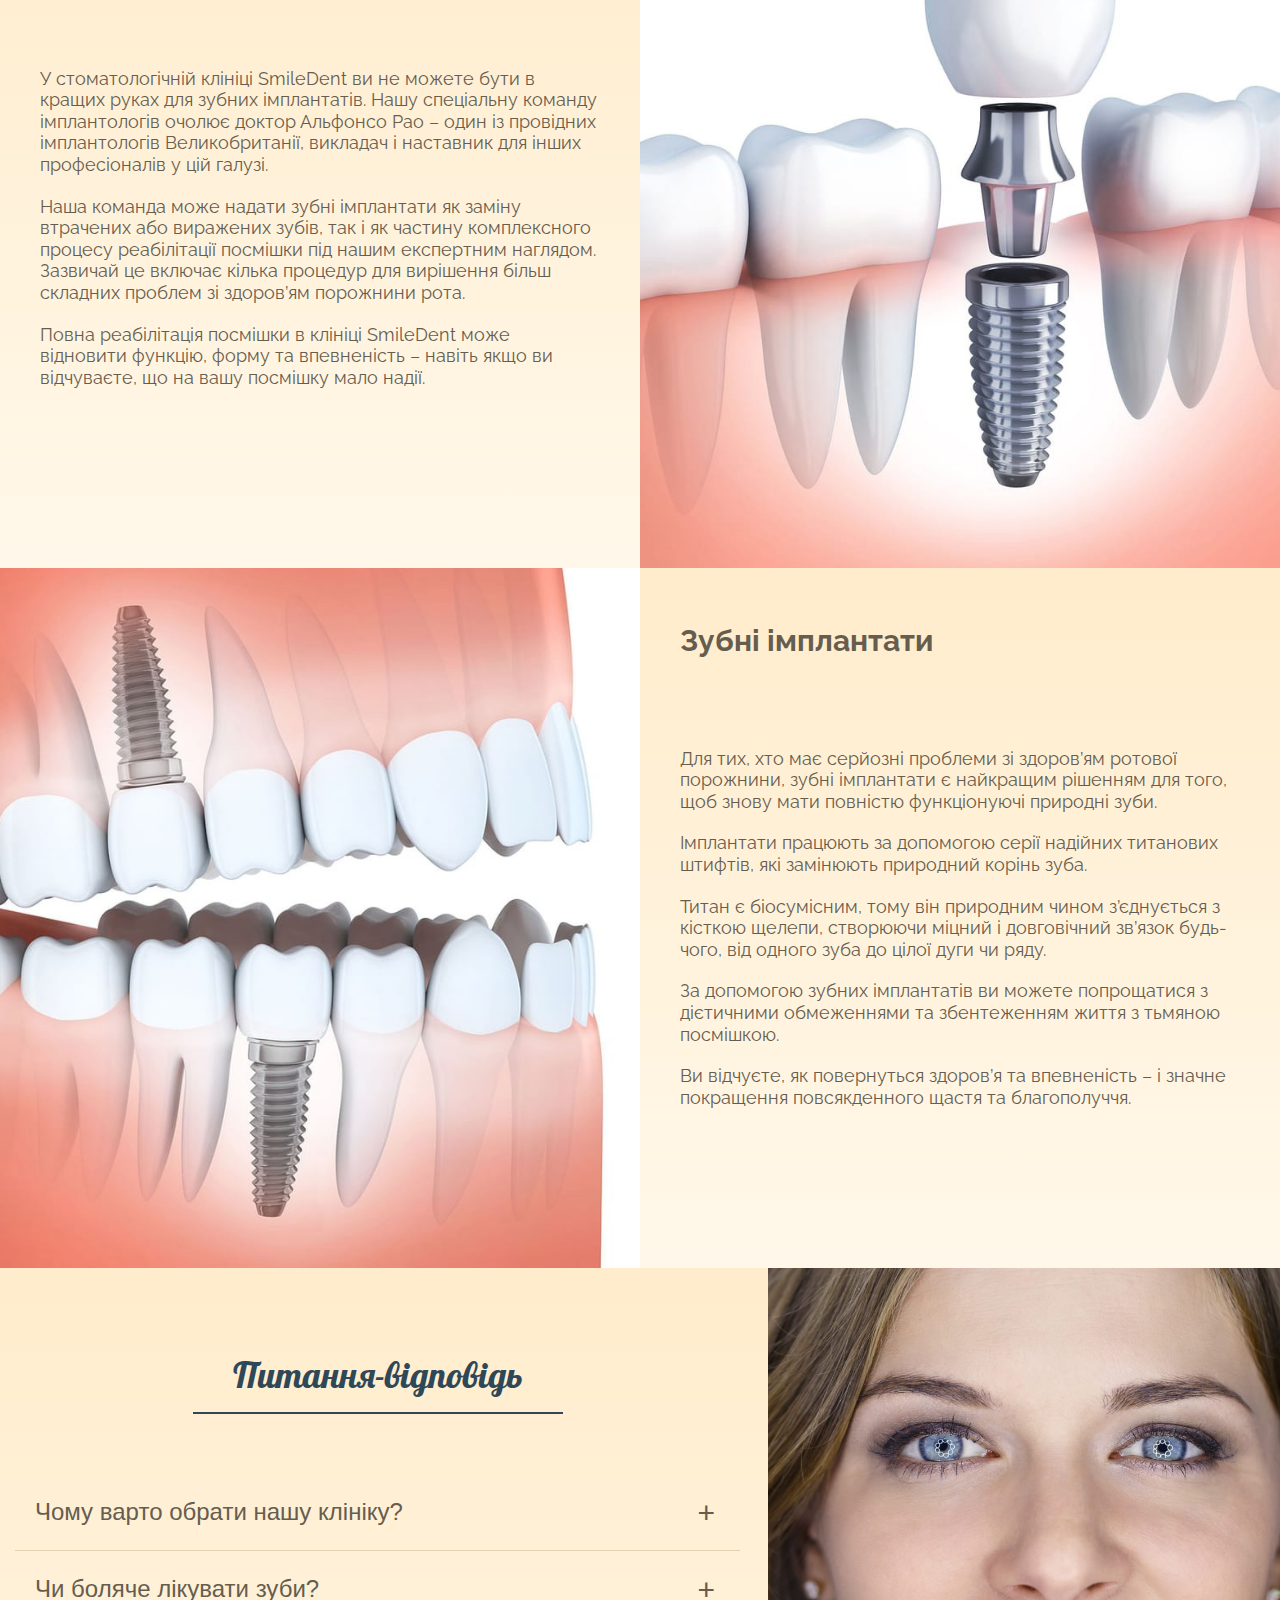
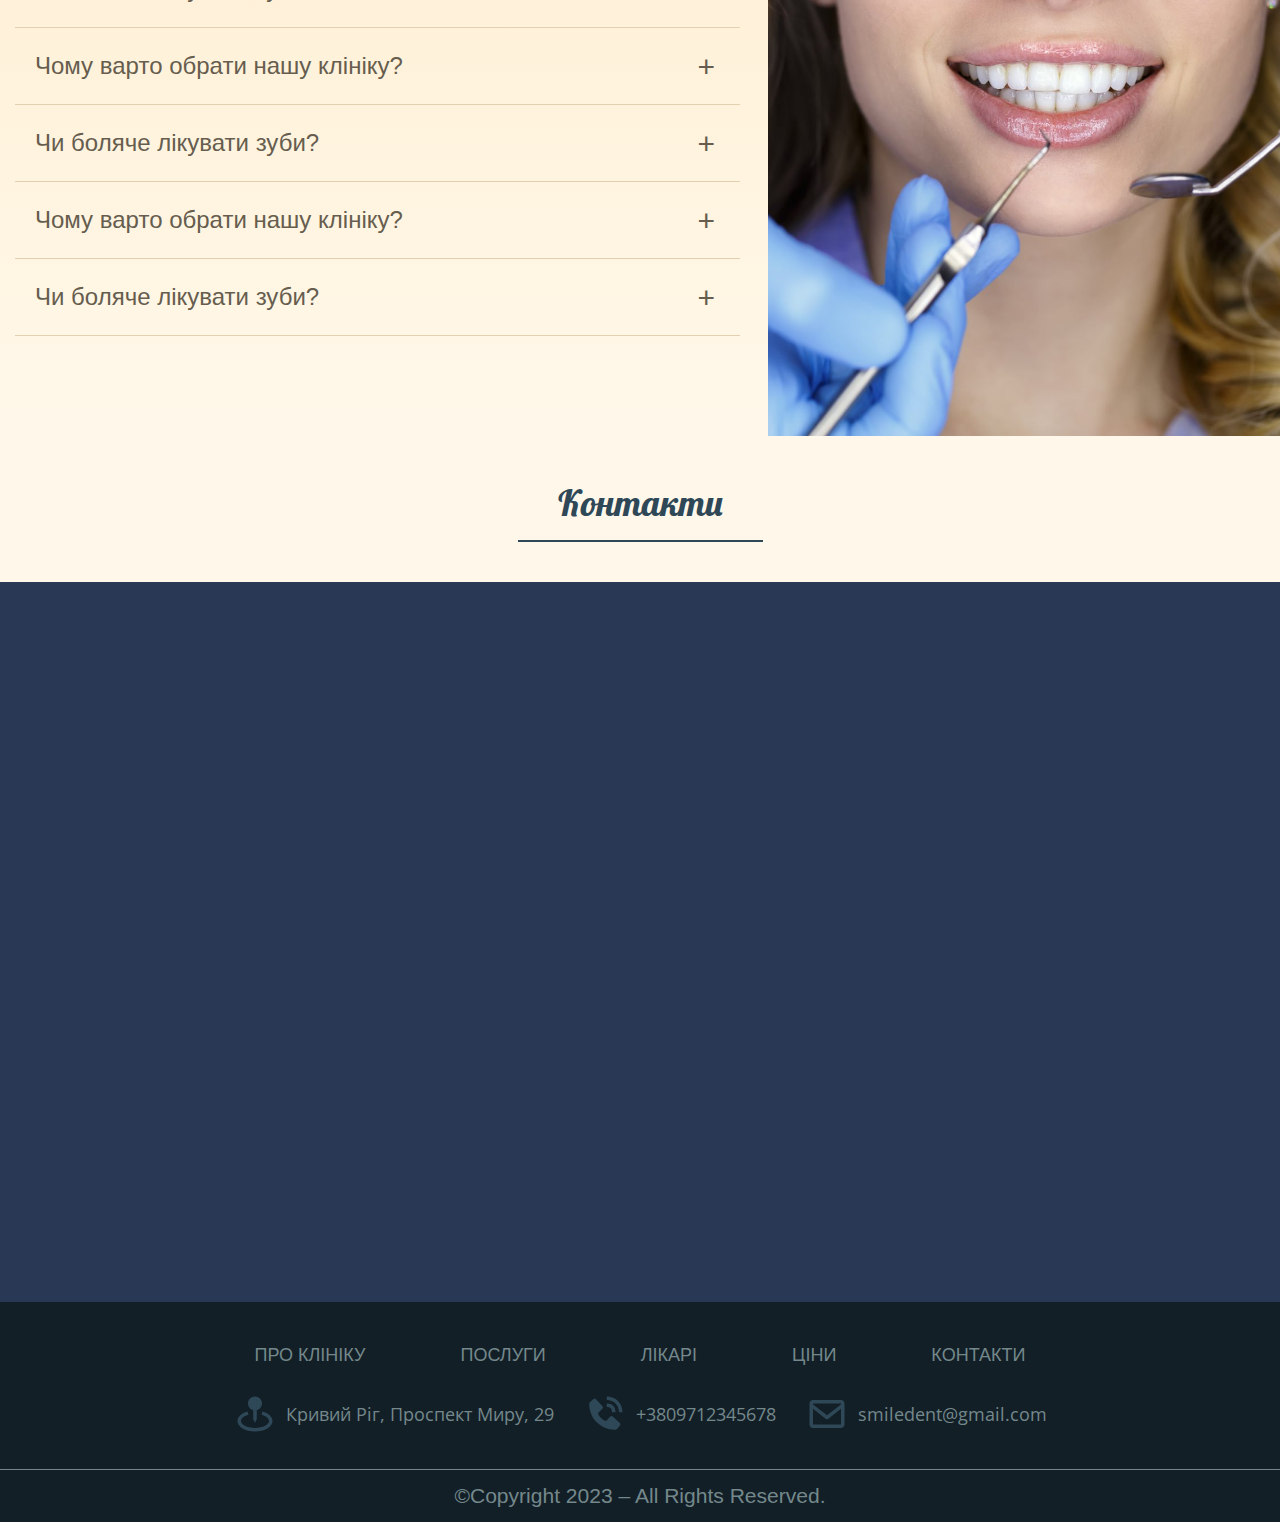
<file: implants.html>
<!DOCTYPE html>
<html lang="en">

<head>
  <meta charset="UTF-8">
  <meta http-equiv="X-UA-Compatible" content="IE=edge">
  <meta name="viewport" content="width=device-width, initial-scale=1.0">
  <link rel="stylesheet" href="css/style.min.css">
  <title>smileDent</title>
</head>

<body>
  <div class="wrapper">
    <header class="header">
      <div class="header__top-inner">
        <div class="container">
          <div class="header__top">
            <div class="header__logo-box">
              <a href="index.html" class="header__logo">Smile<span class="header__logo-accent">Dent</span></a>
            </div>
            <nav class="header__nav">
              <ul class="header__items">
                <li class="header__item">
                  <a href="about.html" class="header__link">Про клініку</a>
                </li>
                <li class="header__item  _sub-menu">
                  <a href="services.html" class="header__link">Послуги</a>
                  <ul class="header__sub-menu">
                    <li class="header__sub-menu-item">
                      <a href="implants.html" class="header__sub-menu-link">Зубні імплантати</a>
                    </li>
                    <li class="header__sub-menu-item">
                      <a href="white.html" class="header__sub-menu-link">Протезування</a>
                    </li>
                    <li class="header__sub-menu-item">
                      <a href="#" class="header__sub-menu-link">Естетична стоматологія</a>
                    </li>
                    <li class="header__sub-menu-item">
                      <a href="#" class="header__sub-menu-link">Відновна стоматологія</a>
                    </li>
                    <li class="header__sub-menu-item">
                      <a href="#" class="header__sub-menu-link">Профілактична стоматологія</a>
                    </li>
                    <li class="header__sub-menu-item">
                      <a href="#" class="header__sub-menu-link">Дитяча стоматологія</a>
                    </li>
                    <li class="header__sub-menu-item">
                      <a href="#" class="header__sub-menu-link">Ортодонтія</a>
                    </li>
                    <li class="header__sub-menu-item">
                      <a href="#" class="header__sub-menu-link">Пародонтологія</a>
                    </li>
                    <li class="header__sub-menu-item">
                      <a href="#" class="header__sub-menu-link">Ендодонтія</a>
                    </li>
                  </ul>
                </li>
                <li class="header__item">
                  <a href="team.html" class="header__link">Лікарі</a>
                </li>
                <li class="header__item">
                  <a href="price.html" class="header__link">Ціни</a>
                </li>
                <li class="header__item">
                  <a href="contact.html" class="header__link">Контакти</a>
                </li>
                <button class="header__btn-responsive">Зворотній дзвінок</button>
              </ul>
            </nav>
            <div class="header__burger">
              <span class="header__burger-icon"></span>
            </div>
            <button class="header__btn-full">Зворотній дзвінок</button>

          </div>
        </div>
      </div>
    </header>
    <main class="main">
      <section class="intro">
        <div class="container">
          <div class="intro__content-box">
            <h1 class="intro__subtitle">Ласкаво просимо до Стоматологічної клініки SmileDent</h1>
            <h2 class="intro__title"><span>Зубні імпланти</span></h2>
            <form action="#" class="intro__form">
              <input type="text" class="intro__form-input" placeholder="Ваш номер">
              <button class="intro__form-btn">Записатись на прийом</button>
            </form>
          </div>
        </div>
        <div class="intro__bg-box">
          <img src="img/header-bg1.png" data-value="-8" alt="" class="intro__bg-img1 _parallax">
          <!-- <img src="img/header-bg2.png" data-value="8" alt="" class="intro__bg-img2 _parallax"> -->
          <div class="intro__bg-img2 _parallax" data-value="8"></div>
        </div>
      </section>



      <section class="page">
        <div class="page__items">
          <div class="page__item page__item-img page__item--1">
            <img src="img/page__bg.jpg" alt="" class="page__bg">
          </div>
          <div class="page__item page__item-content page__item--2">
            <h4 class="page__title">Зубні імплантати</h4>
            <div class="page__text-box">
              <p class="page__text">Для тих, хто має серйозні проблеми зі здоров’ям ротової порожнини, зубні імплантати
                є
                найкращим рішенням для того, щоб знову мати повністю функціонуючі природні зуби.</p>
              <p class="page__text">Імплантати працюють за допомогою серії надійних титанових штифтів, які замінюють
                природний корінь зуба. </p>
              <p class="page__text">Титан є біосумісним, тому він природним чином з’єднується з кісткою щелепи,
                створюючи
                міцний і довговічний зв’язок будь-чого, від одного зуба до цілої дуги чи ряду.</p>
              <p class="page__text">За допомогою зубних імплантатів ви можете попрощатися з дієтичними обмеженнями та
                збентеженням життя з тьмяною посмішкою.</p>
              <p class="page__text">Ви відчуєте, як повернуться здоров’я та впевненість – і значне покращення
                повсякденного щастя та благополуччя. </p>
            </div>
          </div>
          <div class="page__item page__item-content page__item--3">
            <h4 class="page__title">Реабілітація порожнини рота</h4>
            <div class="page__text-box">
              <p class="page__text">У стоматологічній клініці SmileDent ви не можете бути в кращих руках для зубних
                імплантатів. Нашу спеціальну команду імплантологів очолює доктор Альфонсо Рао – один із провідних
                імплантологів Великобританії, викладач і наставник для інших професіоналів у цій галузі.</p>
              <p class="page__text">Наша команда може надати зубні імплантати як заміну втрачених або виражених зубів,
                так і як частину комплексного процесу реабілітації посмішки під нашим експертним наглядом. Зазвичай це
                включає кілька процедур для вирішення більш складних проблем зі здоров’ям порожнини рота.</p>
              <p class="page__text">Повна реабілітація посмішки в клініці SmileDent може відновити функцію,
                форму та впевненість – навіть якщо ви відчуваєте, що на вашу посмішку мало надії. </p>

            </div>
          </div>
          <div class="page__item page__item-img page__item--4">
            <img src="img/page__bg2.jpg" alt="" class="page__bg">
          </div>
          <div class="page__item page__item-img page__item--5">
            <img src="img/page__bg3.jpg" alt="" class="page__bg">
          </div>
          <div class="page__item page__item-content page__item--6">
            <h4 class="page__title">Зубні імплантати</h4>
            <div class="page__text-box">
              <p class="page__text">Для тих, хто має серйозні проблеми зі здоров’ям ротової порожнини, зубні імплантати
                є
                найкращим рішенням для того, щоб знову мати повністю функціонуючі природні зуби.</p>
              <p class="page__text">Імплантати працюють за допомогою серії надійних титанових штифтів, які замінюють
                природний корінь зуба. </p>
              <p class="page__text">Титан є біосумісним, тому він природним чином з’єднується з кісткою щелепи,
                створюючи
                міцний і довговічний зв’язок будь-чого, від одного зуба до цілої дуги чи ряду.</p>
              <p class="page__text">За допомогою зубних імплантатів ви можете попрощатися з дієтичними обмеженнями та
                збентеженням життя з тьмяною посмішкою.</p>
              <p class="page__text">Ви відчуєте, як повернуться здоров’я та впевненість – і значне покращення
                повсякденного щастя та благополуччя. </p>
            </div>
          </div>
        </div>
      </section>



      <section class="faq">
        <div class="container">
          <div class="faq__content-box">
            <div class="faq__title-box">
              <h3 class="faq__title">
                Питання-відповідь
              </h3>
            </div>
            <div class="faq__item">
              <div class="faq__question">Чому варто обрати нашу клініку?</div>
              <div class="faq__answer">
                <p class="faq__text"> Стоматологія SmileDent - клініка для діагностики та лікування зубів всієї родини в
                  Кривому Розі. Клініка має позитивні відгуки, і цілком заслужено носить звання престижної клініки, яка
                  володіє сучасними технологіями лікування, і надає тільки якісні і професійні послуги.

                  Новітнє обладнання, високоточні digital-технології і кращі досягнення сучасної світової медицини
                  дозволили
                  створити абсолютно новий, безпрецедентний рівень безболісності, безпеки і комфорту для пацієнтів.
                  Здоров'я
                  пацієнта - найвища цінність в нашій роботі.</p>
              </div>
            </div>
            <div class="faq__item">
              <div class="faq__question">Чи боляче лікувати зуби?</div>
              <div class="faq__answer">
                <p class="faq__text"> Стоматологія SmileDent - клініка для діагностики та лікування зубів всієї родини в
                  Кривому Розі. Клініка має позитивні відгуки, і цілком заслужено носить звання престижної клініки, яка
                  володіє сучасними технологіями лікування, і надає тільки якісні і професійні послуги.

                  Новітнє обладнання, високоточні digital-технології і кращі досягнення сучасної світової медицини
                  дозволили
                  створити абсолютно новий, безпрецедентний рівень безболісності, безпеки і комфорту для пацієнтів.
                  Здоров'я
                  пацієнта - найвища цінність в нашій роботі.</p>
              </div>
            </div>
            <div class="faq__item">
              <div class="faq__question">Чому варто обрати нашу клініку?</div>
              <div class="faq__answer">
                <p class="faq__text"> Стоматологія SmileDent - клініка для діагностики та лікування зубів всієї родини в
                  Кривому Розі. Клініка має позитивні відгуки, і цілком заслужено носить звання престижної клініки, яка
                  володіє сучасними технологіями лікування, і надає тільки якісні і професійні послуги.

                  Новітнє обладнання, високоточні digital-технології і кращі досягнення сучасної світової медицини
                  дозволили
                  створити абсолютно новий, безпрецедентний рівень безболісності, безпеки і комфорту для пацієнтів.
                  Здоров'я
                  пацієнта - найвища цінність в нашій роботі.</p>
              </div>
            </div>
            <div class="faq__item">
              <div class="faq__question">Чи боляче лікувати зуби?</div>
              <div class="faq__answer">
                <p class="faq__text"> Стоматологія SmileDent - клініка для діагностики та лікування зубів всієї родини в
                  Кривому Розі. Клініка має позитивні відгуки, і цілком заслужено носить звання престижної клініки, яка
                  володіє сучасними технологіями лікування, і надає тільки якісні і професійні послуги.

                  Новітнє обладнання, високоточні digital-технології і кращі досягнення сучасної світової медицини
                  дозволили
                  створити абсолютно новий, безпрецедентний рівень безболісності, безпеки і комфорту для пацієнтів.
                  Здоров'я
                  пацієнта - найвища цінність в нашій роботі.</p>
              </div>
            </div>
            <div class="faq__item">
              <div class="faq__question">Чому варто обрати нашу клініку?</div>
              <div class="faq__answer">
                <p class="faq__text"> Стоматологія SmileDent - клініка для діагностики та лікування зубів всієї родини в
                  Кривому Розі. Клініка має позитивні відгуки, і цілком заслужено носить звання престижної клініки, яка
                  володіє сучасними технологіями лікування, і надає тільки якісні і професійні послуги.

                  Новітнє обладнання, високоточні digital-технології і кращі досягнення сучасної світової медицини
                  дозволили
                  створити абсолютно новий, безпрецедентний рівень безболісності, безпеки і комфорту для пацієнтів.
                  Здоров'я
                  пацієнта - найвища цінність в нашій роботі.</p>
              </div>
            </div>
            <div class="faq__item">
              <div class="faq__question">Чи боляче лікувати зуби?</div>
              <div class="faq__answer">
                <p class="faq__text"> Стоматологія SmileDent - клініка для діагностики та лікування зубів всієї родини в
                  Кривому Розі. Клініка має позитивні відгуки, і цілком заслужено носить звання престижної клініки, яка
                  володіє сучасними технологіями лікування, і надає тільки якісні і професійні послуги.

                  Новітнє обладнання, високоточні digital-технології і кращі досягнення сучасної світової медицини
                  дозволили
                  створити абсолютно новий, безпрецедентний рівень безболісності, безпеки і комфорту для пацієнтів.
                  Здоров'я
                  пацієнта - найвища цінність в нашій роботі.</p>
              </div>
            </div>
          </div>
        </div>
        <div class="faq__bg-box">
          <img src="img/faq__bg.jpg" alt="" class="faq__bg">
        </div>
      </section>

    </main>

    <footer class="footer">
      <div class="footer__container">
        <div class="footer__title-box">
          <h3 class="footer__title">
            Контакти
          </h3>
        </div>
        <div class="footer__map-box">
          <iframe
            src="https://www.google.com/maps/embed?pb=!1m14!1m8!1m3!1d1337.2427428586866!2d33.385532000000005!3d47.907643!3m2!1i1024!2i768!4f13.1!3m3!1m2!1s0x40db20a4d0482681%3A0xd24b74a890f83ff0!2z0L_RgNC-0YHQvy4g0JzQuNGA0LAsIDI5LCDQmtGA0LjQstC-0Lkg0KDQvtCzLCDQlNC90LXQv9GA0L7Qv9C10YLRgNC-0LLRgdC60LDRjyDQvtCx0LvQsNGB0YLRjCwgNTAwMDA!5e0!3m2!1sru!2sua!4v1679767407979!5m2!1sru!2sua"
            width="1600" height="900" style="border:0;" allowfullscreen="" loading="lazy"
            referrerpolicy="no-referrer-when-downgrade"></iframe>
        </div>
      </div>

      <div class="footer__container">
        <div class="footer__nav-box">
          <nav class="footer__nav">
            <ul class="footer__menu-items">
              <li class="footer__menu-item">
                <a href="about.html" class="footer__menu-link">Про клініку</a>
              </li>
              <li class="footer__menu-item  _sub-menu">
                <a href="#" class="footer__menu-link">Послуги</a>
              </li>
              <li class="footer__menu-item">
                <a href="team.html" class="footer__menu-link">Лікарі</a>
              </li>
              <li class="footer__menu-item">
                <a href="price.html" class="footer__menu-link">Ціни</a>
              </li>
              <li class="footer__menu-item">
                <a href="contact.html" class="footer__menu-link">Контакти</a>
              </li>
            </ul>
          </nav>
        </div>

        <div class="footer__content">
          <div class="footer__item">
            <img src="img/icon/footer/map.svg" alt="" class="footer__icon">
            <a href="" class="footer__link">Кривий Ріг, Проспект Миру, 29</a>
          </div>
          <div class="footer__item">
            <img src="img/icon/footer/call.svg" alt="" class="footer__icon">
            <a href="" class="footer__link">+3809712345678</a>
          </div>
          <div class="footer__item">
            <img src="img/icon/footer/mail.svg" alt="" class="footer__icon">
            <a href="" class="footer__link">smiledent@gmail.com</a>
          </div>
        </div>
        <div class="footer__copy-box">
          <h3 class="footer__copy">©Copyright 2023 – All Rights Reserved.</h3>
        </div>
      </div>
    </footer>

  </div>
  <script src="js/main.js"></script>
</body>

</html>
</file>
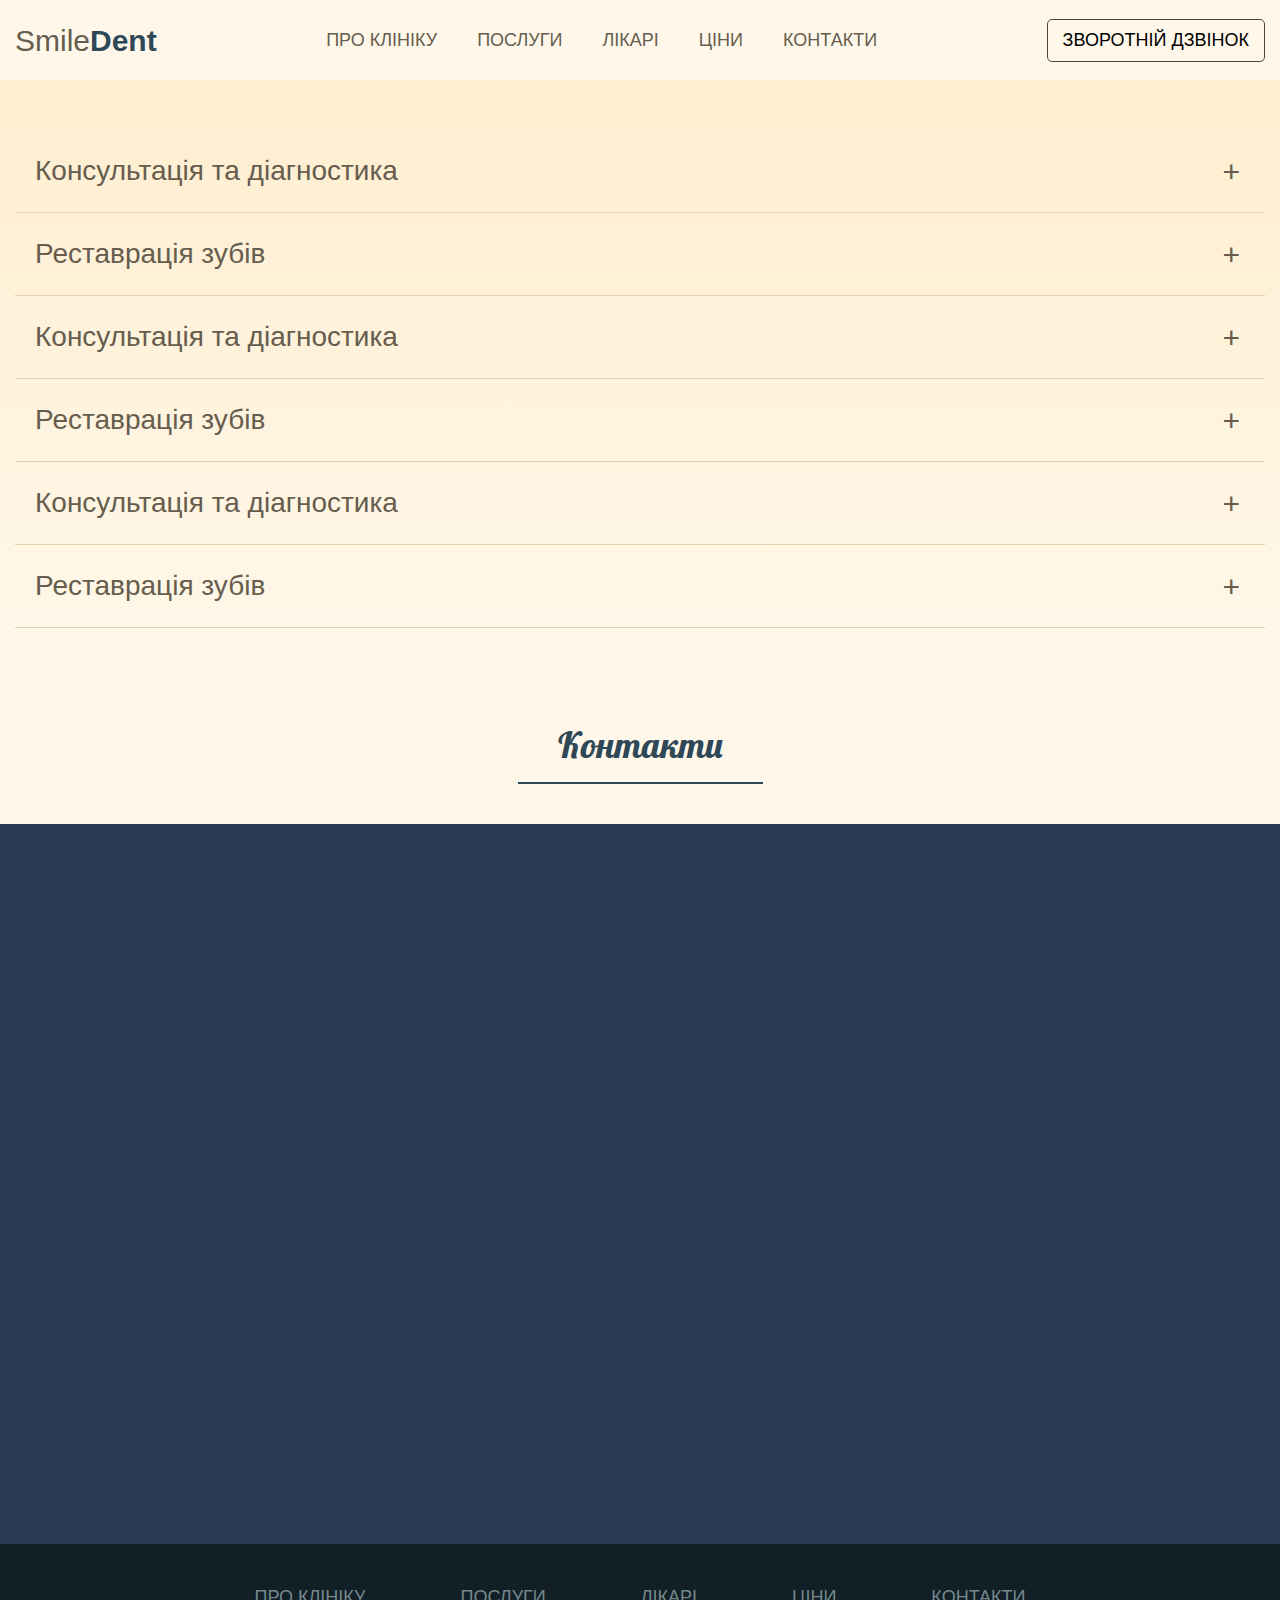
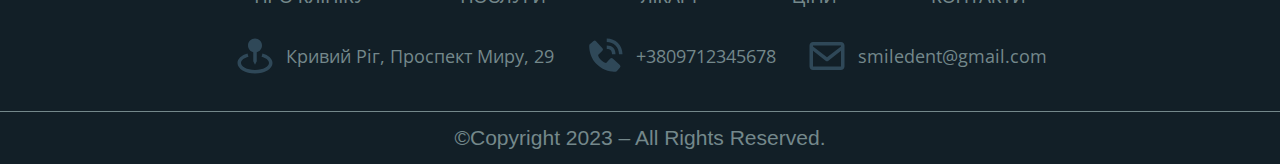
<file: price.html>
<!DOCTYPE html>
<html lang="en">

<head>
  <meta charset="UTF-8">
  <meta http-equiv="X-UA-Compatible" content="IE=edge">
  <meta name="viewport" content="width=device-width, initial-scale=1.0">
  <link rel="stylesheet" href="css/style.min.css">
  <title>smileDent</title>
</head>

<body>
  <div class="wrapper">
    <header class="header">
      <div class="header__top-inner">
        <div class="container">
          <div class="header__top">
            <div class="header__logo-box">
              <a href="index.html" class="header__logo">Smile<span class="header__logo-accent">Dent</span></a>
            </div>
            <nav class="header__nav">
              <ul class="header__items">
                <li class="header__item">
                  <a href="about.html" class="header__link">Про клініку</a>
                </li>
                <li class="header__item  _sub-menu">
                  <a href="services.html" class="header__link">Послуги</a>
                  <ul class="header__sub-menu">
                    <li class="header__sub-menu-item">
                      <a href="implants.html" class="header__sub-menu-link">Зубні імплантати</a>
                    </li>
                    <li class="header__sub-menu-item">
                      <a href="white.html" class="header__sub-menu-link">Протезування</a>
                    </li>
                    <li class="header__sub-menu-item">
                      <a href="#" class="header__sub-menu-link">Естетична стоматологія</a>
                    </li>
                    <li class="header__sub-menu-item">
                      <a href="#" class="header__sub-menu-link">Відновна стоматологія</a>
                    </li>
                    <li class="header__sub-menu-item">
                      <a href="#" class="header__sub-menu-link">Профілактична стоматологія</a>
                    </li>
                    <li class="header__sub-menu-item">
                      <a href="#" class="header__sub-menu-link">Дитяча стоматологія</a>
                    </li>
                    <li class="header__sub-menu-item">
                      <a href="#" class="header__sub-menu-link">Ортодонтія</a>
                    </li>
                    <li class="header__sub-menu-item">
                      <a href="#" class="header__sub-menu-link">Пародонтологія</a>
                    </li>
                    <li class="header__sub-menu-item">
                      <a href="#" class="header__sub-menu-link">Ендодонтія</a>
                    </li>
                  </ul>
                </li>
                <li class="header__item">
                  <a href="team.html" class="header__link">Лікарі</a>
                </li>
                <li class="header__item">
                  <a href="price.html" class="header__link">Ціни</a>
                </li>
                <li class="header__item">
                  <a href="contact.html" class="header__link">Контакти</a>
                </li>
                <button class="header__btn-responsive">Зворотній дзвінок</button>
              </ul>
            </nav>
            <div class="header__burger">
              <span class="header__burger-icon"></span>
            </div>
            <button class="header__btn-full">Зворотній дзвінок</button>

          </div>
        </div>
      </div>
    </header>
    <main class="main">

      <section class="faq-single">
        <div class="container">
          <div class="faq-single__content-box">
            <div class="faq-single__title-box">
              <h3 class="faq-single__title">
                Питання-відповідь
              </h3>
            </div>
            <div class="faq-single__item">
              <div class="faq-single__question">Консультація та діагностика</div>
              <div class="faq-single__answer faq-single__answer--1">
                <div class="faq-single__answer-box">
                  <p class="faq-single__text">Консультація первинна</p>
                  <p class="faq-single__price">2 000 грн</p>
                </div>
                <div class="faq-single__answer-box">
                  <p class="faq-single__text">Консультація розширена</p>
                  <p class="faq-single__price">3 000 грн</p>
                </div>
                <div class="faq-single__answer-box">
                  <p class="faq-single__text">Рентгенографія</p>
                  <p class="faq-single__price">400 грн</p>
                </div>
                <div class="faq-single__answer-box">
                  <p class="faq-single__text">Комп’ютерна томографія</p>
                  <p class="faq-single__price">1 500 грн</p>
                </div>
                <div class="faq-single__answer-box">
                  <p class="faq-single__text">Місцева анестезія</p>
                  <p class="faq-single__price">500 грн</p>
                </div>
              </div>
            </div>
            <div class="faq-single__item">
              <div class="faq-single__question">Реставрація зубів</div>
              <div class="faq-single__answer faq-single__answer--2">
                <div class="faq-single__answer-box">
                  <p class="faq-single__text">Консультація первинна</p>
                  <p class="faq-single__price">2 000 грн</p>
                </div>
                <div class="faq-single__answer-box">
                  <p class="faq-single__text">Лікування карієсу зуба</p>
                  <p class="faq-single__price">2 700-4 000 грн</p>
                </div>
                <div class="faq-single__answer-box">
                  <p class="faq-single__text">Реставрація жувального зуба композитним матеріалом</p>
                  <p class="faq-single__price">5 000 грн</p>
                </div>
                <div class="faq-single__answer-box">
                  <p class="faq-single__text">Реставрація фронтального зуба композитним матеріалом</p>
                  <p class="faq-single__price">6 000 грн</p>
                </div>
              </div>
            </div>
            <div class="faq-single__item">
              <div class="faq-single__question">Консультація та діагностика</div>
              <div class="faq-single__answer faq-single__answer--1">
                <div class="faq-single__answer-box">
                  <p class="faq-single__text">Консультація первинна</p>
                  <p class="faq-single__price">2 000 грн</p>
                </div>
                <div class="faq-single__answer-box">
                  <p class="faq-single__text">Консультація розширена</p>
                  <p class="faq-single__price">3 000 грн</p>
                </div>
                <div class="faq-single__answer-box">
                  <p class="faq-single__text">Рентгенографія</p>
                  <p class="faq-single__price">400 грн</p>
                </div>
                <div class="faq-single__answer-box">
                  <p class="faq-single__text">Комп’ютерна томографія</p>
                  <p class="faq-single__price">1 500 грн</p>
                </div>
                <div class="faq-single__answer-box">
                  <p class="faq-single__text">Місцева анестезія</p>
                  <p class="faq-single__price">500 грн</p>
                </div>
              </div>
            </div>
            <div class="faq-single__item">
              <div class="faq-single__question">Реставрація зубів</div>
              <div class="faq-single__answer faq-single__answer--2">
                <div class="faq-single__answer-box">
                  <p class="faq-single__text">Консультація первинна</p>
                  <p class="faq-single__price">2 000 грн</p>
                </div>
                <div class="faq-single__answer-box">
                  <p class="faq-single__text">Лікування карієсу зуба</p>
                  <p class="faq-single__price">2 700-4 000 грн</p>
                </div>
                <div class="faq-single__answer-box">
                  <p class="faq-single__text">Реставрація жувального зуба композитним матеріалом</p>
                  <p class="faq-single__price">5 000 грн</p>
                </div>
                <div class="faq-single__answer-box">
                  <p class="faq-single__text">Реставрація фронтального зуба композитним матеріалом</p>
                  <p class="faq-single__price">6 000 грн</p>
                </div>
              </div>
            </div>
            <div class="faq-single__item">
              <div class="faq-single__question">Консультація та діагностика</div>
              <div class="faq-single__answer faq-single__answer--1">
                <div class="faq-single__answer-box">
                  <p class="faq-single__text">Консультація первинна</p>
                  <p class="faq-single__price">2 000 грн</p>
                </div>
                <div class="faq-single__answer-box">
                  <p class="faq-single__text">Консультація розширена</p>
                  <p class="faq-single__price">3 000 грн</p>
                </div>
                <div class="faq-single__answer-box">
                  <p class="faq-single__text">Рентгенографія</p>
                  <p class="faq-single__price">400 грн</p>
                </div>
                <div class="faq-single__answer-box">
                  <p class="faq-single__text">Комп’ютерна томографія</p>
                  <p class="faq-single__price">1 500 грн</p>
                </div>
                <div class="faq-single__answer-box">
                  <p class="faq-single__text">Місцева анестезія</p>
                  <p class="faq-single__price">500 грн</p>
                </div>
              </div>
            </div>
            <div class="faq-single__item">
              <div class="faq-single__question">Реставрація зубів</div>
              <div class="faq-single__answer faq-single__answer--2">
                <div class="faq-single__answer-box">
                  <p class="faq-single__text">Консультація первинна</p>
                  <p class="faq-single__price">2 000 грн</p>
                </div>
                <div class="faq-single__answer-box">
                  <p class="faq-single__text">Лікування карієсу зуба</p>
                  <p class="faq-single__price">2 700-4 000 грн</p>
                </div>
                <div class="faq-single__answer-box">
                  <p class="faq-single__text">Реставрація жувального зуба композитним матеріалом</p>
                  <p class="faq-single__price">5 000 грн</p>
                </div>
                <div class="faq-single__answer-box">
                  <p class="faq-single__text">Реставрація фронтального зуба композитним матеріалом</p>
                  <p class="faq-single__price">6 000 грн</p>
                </div>
              </div>
            </div>
          </div>
        </div>
      </section>
    </main>

    <footer class="footer">
      <div class="footer__container">
        <div class="footer__title-box">
          <h3 class="footer__title">
            Контакти
          </h3>
        </div>
        <div class="footer__map-box">
          <iframe
            src="https://www.google.com/maps/embed?pb=!1m14!1m8!1m3!1d1337.2427428586866!2d33.385532000000005!3d47.907643!3m2!1i1024!2i768!4f13.1!3m3!1m2!1s0x40db20a4d0482681%3A0xd24b74a890f83ff0!2z0L_RgNC-0YHQvy4g0JzQuNGA0LAsIDI5LCDQmtGA0LjQstC-0Lkg0KDQvtCzLCDQlNC90LXQv9GA0L7Qv9C10YLRgNC-0LLRgdC60LDRjyDQvtCx0LvQsNGB0YLRjCwgNTAwMDA!5e0!3m2!1sru!2sua!4v1679767407979!5m2!1sru!2sua"
            width="1600" height="900" style="border:0;" allowfullscreen="" loading="lazy"
            referrerpolicy="no-referrer-when-downgrade"></iframe>
        </div>
      </div>

      <div class="footer__container">
        <div class="footer__nav-box">
          <nav class="footer__nav">
            <ul class="footer__menu-items">
              <li class="footer__menu-item">
                <a href="about.html" class="footer__menu-link">Про клініку</a>
              </li>
              <li class="footer__menu-item  _sub-menu">
                <a href="services.html" class="footer__menu-link">Послуги</a>
              </li>
              <li class="footer__menu-item">
                <a href="team.html" class="footer__menu-link">Лікарі</a>
              </li>
              <li class="footer__menu-item">
                <a href="price.html" class="footer__menu-link">Ціни</a>
              </li>
              <li class="footer__menu-item">
                <a href="contact.html" class="footer__menu-link">Контакти</a>
              </li>
            </ul>
          </nav>
        </div>

        <div class="footer__content">
          <div class="footer__item">
            <img src="img/icon/footer/map.svg" alt="" class="footer__icon">
            <a href="" class="footer__link">Кривий Ріг, Проспект Миру, 29</a>
          </div>
          <div class="footer__item">
            <img src="img/icon/footer/call.svg" alt="" class="footer__icon">
            <a href="" class="footer__link">+3809712345678</a>
          </div>
          <div class="footer__item">
            <img src="img/icon/footer/mail.svg" alt="" class="footer__icon">
            <a href="" class="footer__link">smiledent@gmail.com</a>
          </div>
        </div>
        <div class="footer__copy-box">
          <h3 class="footer__copy">©Copyright 2023 – All Rights Reserved.</h3>
        </div>
      </div>
    </footer>

  </div>
  <script src="js/main.js"></script>
</body>

</html>
</file>
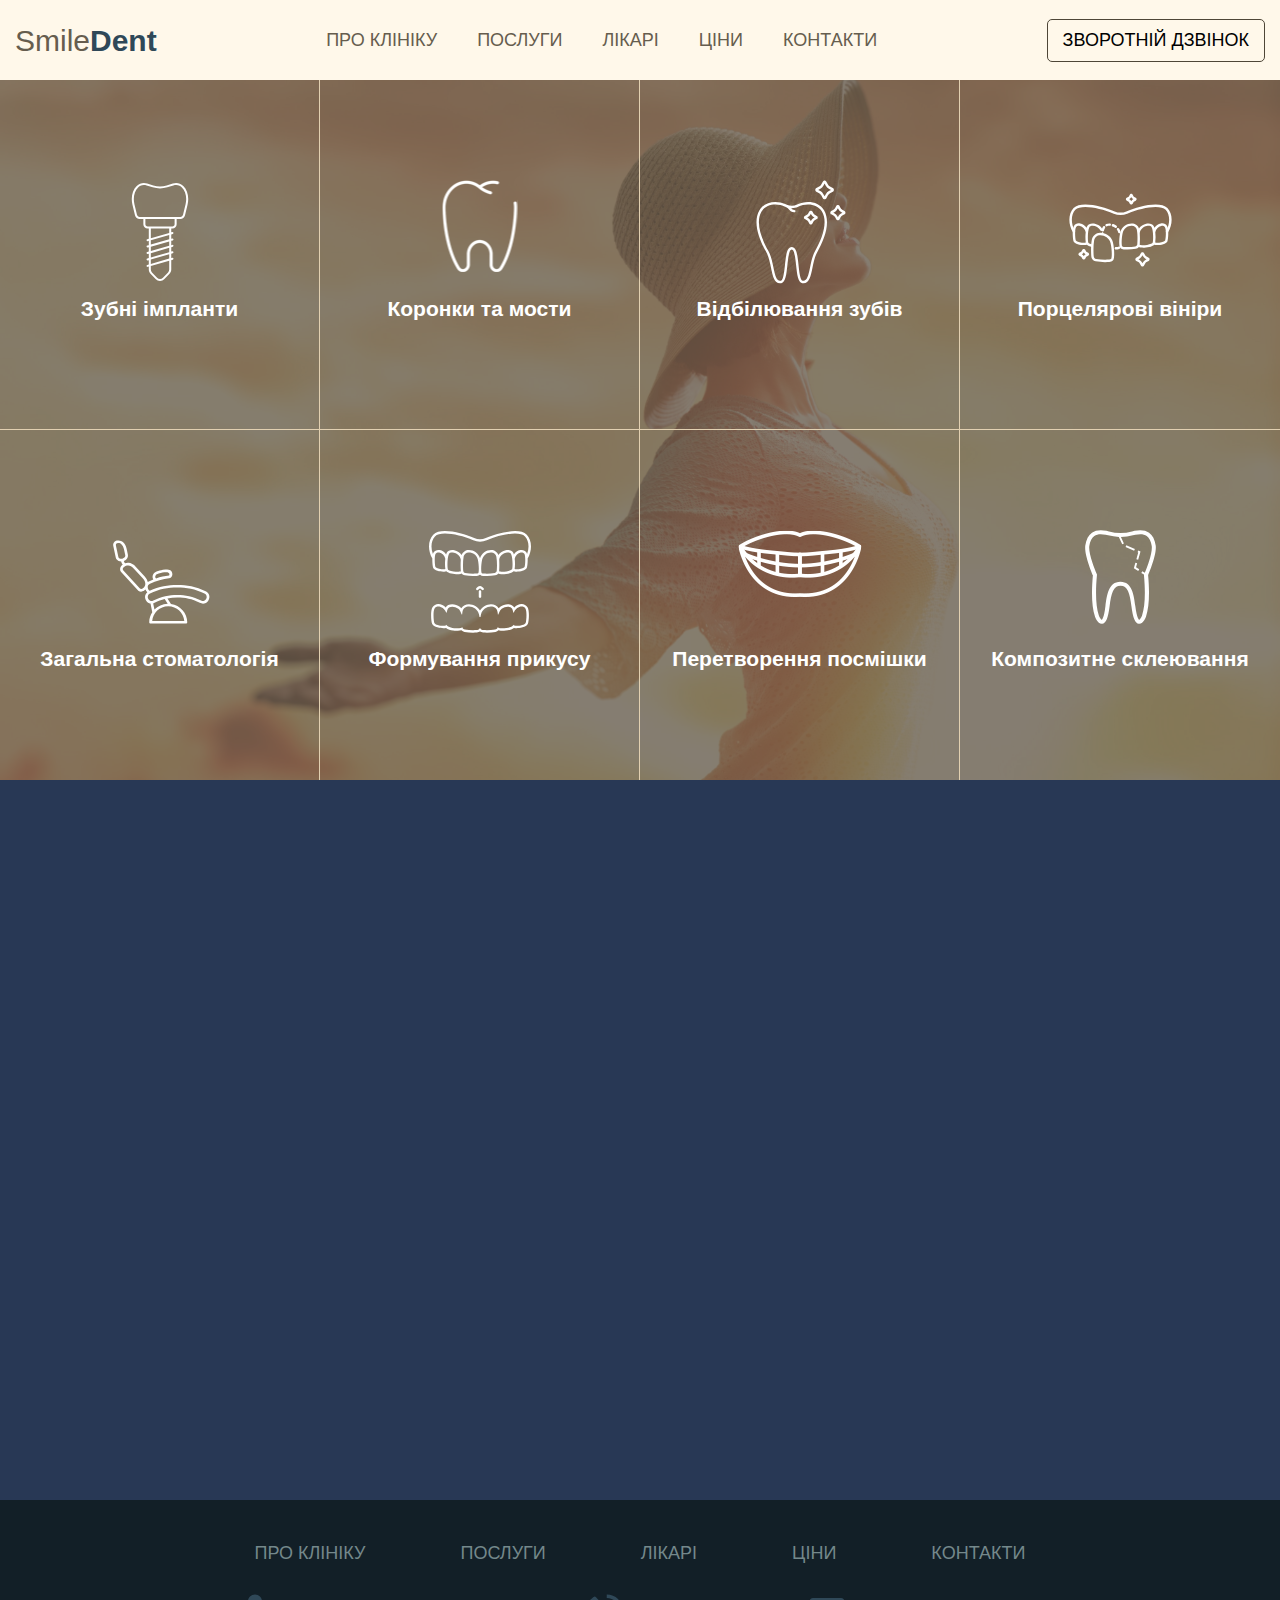
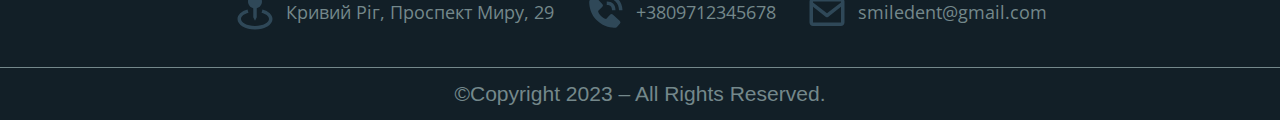
<file: services.html>
<!DOCTYPE html>
<html lang="en">

<head>
  <meta charset="UTF-8">
  <meta http-equiv="X-UA-Compatible" content="IE=edge">
  <meta name="viewport" content="width=device-width, initial-scale=1.0">
  <link rel="stylesheet" href="css/style.min.css">
  <title>smileDent</title>
</head>

<body>
  <div class="wrapper">
    <header class="header">
      <div class="header__top-inner">
        <div class="container">
          <div class="header__top">
            <div class="header__logo-box">
              <a href="index.html" class="header__logo">Smile<span class="header__logo-accent">Dent</span></a>
            </div>
            <nav class="header__nav">
              <ul class="header__items">
                <li class="header__item">
                  <a href="about.html" class="header__link">Про клініку</a>
                </li>
                <li class="header__item  _sub-menu">
                  <a href="about.html" class="header__link">Послуги</a>
                  <ul class="header__sub-menu">
                    <li class="header__sub-menu-item">
                      <a href="implants.html" class="header__sub-menu-link">Зубні імплантати</a>
                    </li>
                    <li class="header__sub-menu-item">
                      <a href="white.html" class="header__sub-menu-link">Протезування</a>
                    </li>
                    <li class="header__sub-menu-item">
                      <a href="#" class="header__sub-menu-link">Естетична стоматологія</a>
                    </li>
                    <li class="header__sub-menu-item">
                      <a href="#" class="header__sub-menu-link">Відновна стоматологія</a>
                    </li>
                    <li class="header__sub-menu-item">
                      <a href="#" class="header__sub-menu-link">Профілактична стоматологія</a>
                    </li>
                    <li class="header__sub-menu-item">
                      <a href="#" class="header__sub-menu-link">Дитяча стоматологія</a>
                    </li>
                    <li class="header__sub-menu-item">
                      <a href="#" class="header__sub-menu-link">Ортодонтія</a>
                    </li>
                    <li class="header__sub-menu-item">
                      <a href="#" class="header__sub-menu-link">Пародонтологія</a>
                    </li>
                    <li class="header__sub-menu-item">
                      <a href="#" class="header__sub-menu-link">Ендодонтія</a>
                    </li>
                  </ul>
                </li>
                <li class="header__item">
                  <a href="team.html" class="header__link">Лікарі</a>
                </li>
                <li class="header__item">
                  <a href="price.html" class="header__link">Ціни</a>
                </li>
                <li class="header__item">
                  <a href="contact.html" class="header__link">Контакти</a>
                </li>
                <button class="header__btn-responsive">Зворотній дзвінок</button>
              </ul>
            </nav>
            <div class="header__burger">
              <span class="header__burger-icon"></span>
            </div>
            <button class="header__btn-full">Зворотній дзвінок</button>

          </div>
        </div>
      </div>
    </header>
    <section class="services services__single">
      <div class="services__inner">
        <div class="service__title-box services__title--single">
          <h4 class="services__title services__title--single">Послуги</h4>
        </div>
        <div class="services__content">
          <div class="services__items">
            <div class="services__item services__item--single">
              <img class="services__icon services__icon--single" src="img/icon/services/implant.svg" alt="">
              <h3 class="services__item-title">Зубні імпланти</h3>
              <a href="implants.html" class="services__link">Дізнатись більше</a>
            </div>
            <div class="services__item services__item--single">
              <img class="services__icon services__icon--single" src="img/icon/services/corona.svg" alt="">
              <h3 class="services__item-title">Коронки та мости</h3>
              <a href="" class="services__link">Дізнатись більше</a>
            </div>
            <div class="services__item services__item--single">
              <img class="services__icon services__icon--single" src="img/icon/services/white.svg" alt="">
              <h3 class="services__item-title">Відбілювання зубів</h3>
              <a href="" class="services__link">Дізнатись більше</a>
            </div>
            <div class="services__item services__item--single">
              <img class="services__icon services__icon--single" src="img/icon/services/vinire.svg" alt="">
              <h3 class="services__item-title">Порцелярові вініри</h3>
              <a href="" class="services__link">Дізнатись більше</a>
            </div>
            <div class="services__item services__item--single">
              <img class="services__icon services__icon--single" src="img/icon/services/other.svg" alt="">
              <h3 class="services__item-title">Загальна стоматологія</h3>
              <a href="" class="services__link">Дізнатись більше</a>
            </div>
            <div class="services__item services__item--single">
              <img class="services__icon services__icon--single" src="img/icon/services/invisalign.svg" alt="">
              <h3 class="services__item-title">Формування прикусу</h3>
              <a href="" class="services__link">Дізнатись більше</a>
            </div>
            <div class="services__item services__item--single">
              <img class="services__icon services__icon--single" src="img/icon/services/smile.svg" alt="">
              <h3 class="services__item-title">Перетворення посмішки</h3>
              <a href="" class="services__link">Дізнатись більше</a>
            </div>
            <div class="services__item services__item--single">
              <img class="services__icon services__icon--single" src="img/icon/services/composite.svg" alt="">
              <h3 class="services__item-title">Композитне склеювання</h3>
              <a href="" class="services__link">Дізнатись більше</a>
            </div>

          </div>
        </div>

      </div>
    </section>
    </main>

    <footer class="footer">
      <div class="footer__container">
        <div class="footer__title-box footer__title--hide">
          <h3 class="footer__title footer__title--hide">
            Контакти
          </h3>
        </div>
        <div class="footer__map-box footer__map-box--single">
          <iframe
            src="https://www.google.com/maps/embed?pb=!1m14!1m8!1m3!1d1337.2427428586866!2d33.385532000000005!3d47.907643!3m2!1i1024!2i768!4f13.1!3m3!1m2!1s0x40db20a4d0482681%3A0xd24b74a890f83ff0!2z0L_RgNC-0YHQvy4g0JzQuNGA0LAsIDI5LCDQmtGA0LjQstC-0Lkg0KDQvtCzLCDQlNC90LXQv9GA0L7Qv9C10YLRgNC-0LLRgdC60LDRjyDQvtCx0LvQsNGB0YLRjCwgNTAwMDA!5e0!3m2!1sru!2sua!4v1679767407979!5m2!1sru!2sua"
            width="1600" height="900" style="border:0;" allowfullscreen="" loading="lazy"
            referrerpolicy="no-referrer-when-downgrade"></iframe>
        </div>
      </div>

      <div class="footer__container">
        <div class="footer__nav-box">
          <nav class="footer__nav">
            <ul class="footer__menu-items">
              <li class="footer__menu-item">
                <a href="about.html" class="footer__menu-link">Про клініку</a>
              </li>
              <li class="footer__menu-item  _sub-menu">
                <a href="#" class="footer__menu-link">Послуги</a>
              </li>
              <li class="footer__menu-item">
                <a href="team.html" class="footer__menu-link">Лікарі</a>
              </li>
              <li class="footer__menu-item">
                <a href="price.html" class="footer__menu-link">Ціни</a>
              </li>
              <li class="footer__menu-item">
                <a href="contact.html" class="footer__menu-link">Контакти</a>
              </li>
            </ul>
          </nav>
        </div>

        <div class="footer__content">
          <div class="footer__item">
            <img src="img/icon/footer/map.svg" alt="" class="footer__icon">
            <a href="" class="footer__link">Кривий Ріг, Проспект Миру, 29</a>
          </div>
          <div class="footer__item">
            <img src="img/icon/footer/call.svg" alt="" class="footer__icon">
            <a href="" class="footer__link">+3809712345678</a>
          </div>
          <div class="footer__item">
            <img src="img/icon/footer/mail.svg" alt="" class="footer__icon">
            <a href="" class="footer__link">smiledent@gmail.com</a>
          </div>
        </div>
        <div class="footer__copy-box">
          <h3 class="footer__copy">©Copyright 2023 – All Rights Reserved.</h3>
        </div>
      </div>
    </footer>

  </div>
  <script src="js/main.js"></script>
</body>

</html>
</file>
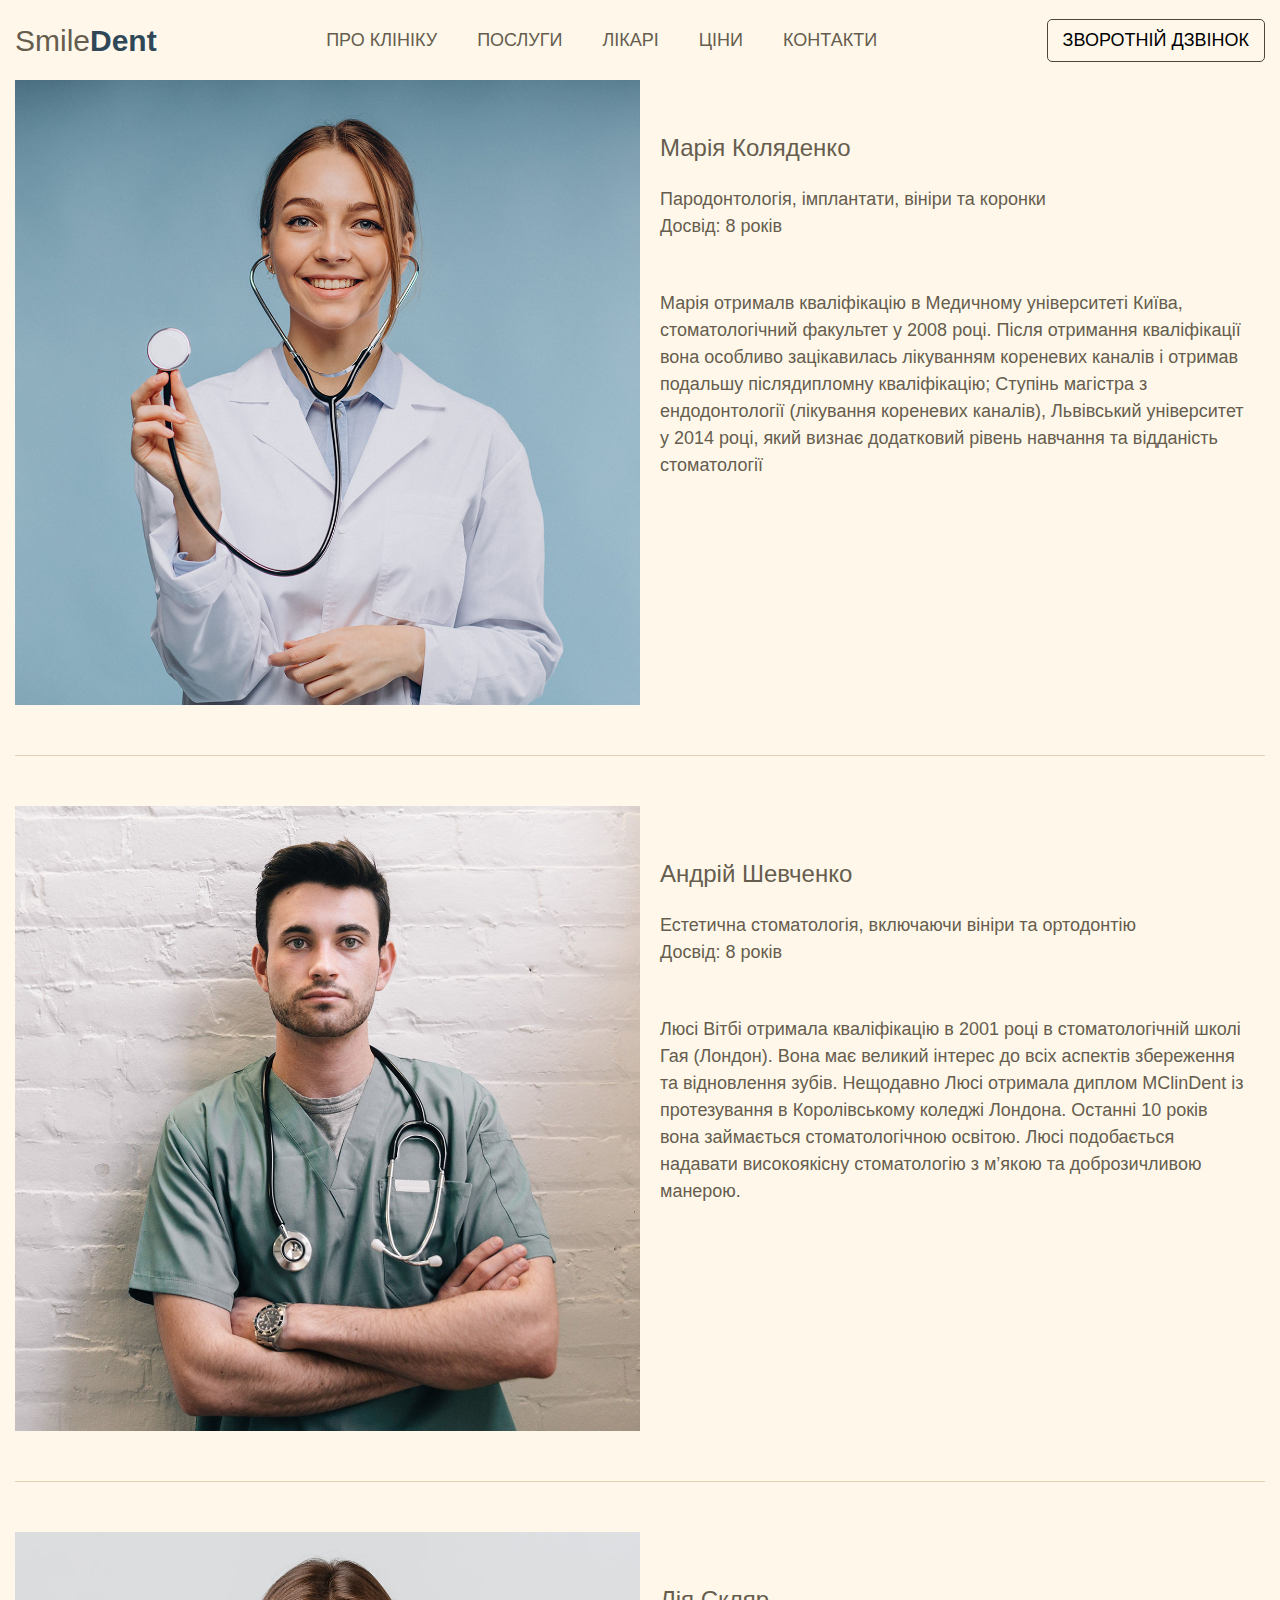
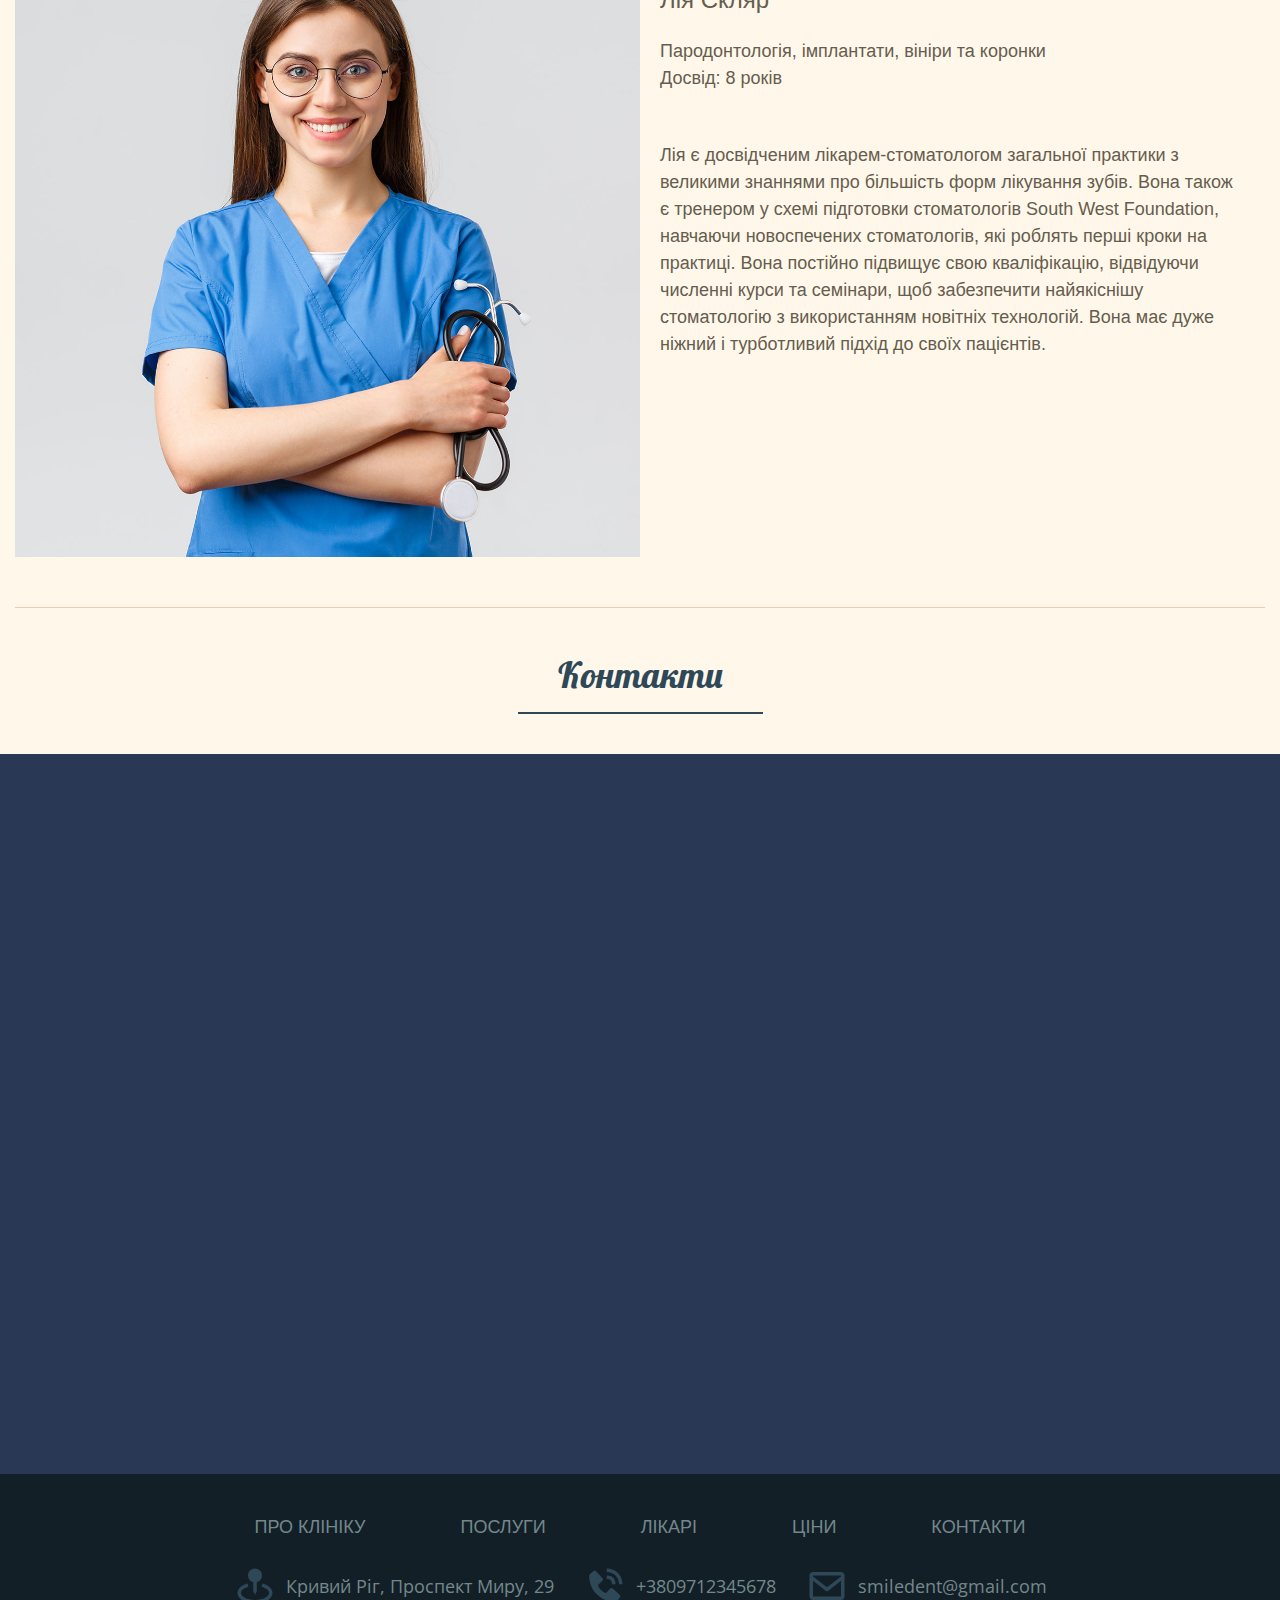
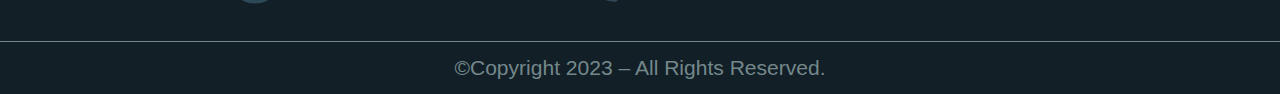
<file: team.html>
<!DOCTYPE html>
<html lang="en">

<head>
  <meta charset="UTF-8">
  <meta http-equiv="X-UA-Compatible" content="IE=edge">
  <meta name="viewport" content="width=device-width, initial-scale=1.0">
  <link rel="stylesheet" href="css/style.min.css">
  <title>smileDent</title>
</head>

<body>
  <div class="wrapper">
    <header class="header">
      <div class="header__top-inner">
        <div class="container">
          <div class="header__top">
            <div class="header__logo-box">
              <a href="index.html" class="header__logo">Smile<span class="header__logo-accent">Dent</span></a>
            </div>
            <nav class="header__nav">
              <ul class="header__items">
                <li class="header__item">
                  <a href="about.html" class="header__link">Про клініку</a>
                </li>
                <li class="header__item  _sub-menu">
                  <a href="services.html" class="header__link">Послуги</a>
                  <ul class="header__sub-menu">
                    <li class="header__sub-menu-item">
                      <a href="implants.html" class="header__sub-menu-link">Зубні імплантати</a>
                    </li>
                    <li class="header__sub-menu-item">
                      <a href="white.html" class="header__sub-menu-link">Протезування</a>
                    </li>
                    <li class="header__sub-menu-item">
                      <a href="#" class="header__sub-menu-link">Естетична стоматологія</a>
                    </li>
                    <li class="header__sub-menu-item">
                      <a href="#" class="header__sub-menu-link">Відновна стоматологія</a>
                    </li>
                    <li class="header__sub-menu-item">
                      <a href="#" class="header__sub-menu-link">Профілактична стоматологія</a>
                    </li>
                    <li class="header__sub-menu-item">
                      <a href="#" class="header__sub-menu-link">Дитяча стоматологія</a>
                    </li>
                    <li class="header__sub-menu-item">
                      <a href="#" class="header__sub-menu-link">Ортодонтія</a>
                    </li>
                    <li class="header__sub-menu-item">
                      <a href="#" class="header__sub-menu-link">Пародонтологія</a>
                    </li>
                    <li class="header__sub-menu-item">
                      <a href="#" class="header__sub-menu-link">Ендодонтія</a>
                    </li>
                  </ul>
                </li>
                <li class="header__item">
                  <a href="team.html" class="header__link">Лікарі</a>
                </li>
                <li class="header__item">
                  <a href="price.html" class="header__link">Ціни</a>
                </li>
                <li class="header__item">
                  <a href="contact.html" class="header__link">Контакти</a>
                </li>
                <button class="header__btn-responsive">Зворотній дзвінок</button>
              </ul>
            </nav>
            <div class="header__burger">
              <span class="header__burger-icon"></span>
            </div>
            <button class="header__btn-full">Зворотній дзвінок</button>

          </div>
        </div>
      </div>
    </header>
    <main class="main">
      <section class="single-team">
        <div class="container">
          <div class="single-team__inner">
            <div class="single-team__items">
              <div class="single-team__item">
                <div class="single-team__img-box">
                  <img src="img/doc1.jpg" alt="" class="single-team__img">
                </div>
                <div class="single-team__content-box">
                  <p class="single-team__name">Марія Коляденко</p>
                  <p class="single-team__profile">Пародонтологія, імплантати, вініри та коронки</p>
                  <p class="single-team__experience">Досвід: 8 років</p>
                  <div class="single-team__text-box">
                    <p class="single-team__text">Марія отрималв кваліфікацію в Медичному університеті Київа,
                      стоматологічний факультет у 2008 році. Після отримання кваліфікації вона особливо зацікавилась
                      лікуванням кореневих каналів і отримав подальшу післядипломну кваліфікацію; Ступінь магістра з
                      ендодонтології (лікування кореневих каналів), Львівський університет у 2014 році, який визнає
                      додатковий рівень навчання та відданість стоматології</p>
                  </div>
                </div>
              </div>
              <div class="single-team__item">
                <div class="single-team__img-box">
                  <img src="img/doc2.jpg" alt="" class="single-team__img">
                </div>
                <div class="single-team__content-box">
                  <p class="single-team__name">Андрій Шевченко</p>
                  <p class="single-team__profile">Естетична стоматологія, включаючи вініри та ортодонтію</p>
                  <p class="single-team__experience">Досвід: 8 років</p>
                  <div class="single-team__text-box">
                    <p class="single-team__text">Люсі Вітбі отримала кваліфікацію в 2001 році в стоматологічній школі
                      Гая (Лондон). Вона має великий інтерес до всіх аспектів збереження та відновлення зубів. Нещодавно
                      Люсі отримала диплом MClinDent із протезування в Королівському коледжі Лондона. Останні 10 років
                      вона займається стоматологічною освітою. Люсі подобається надавати високоякісну стоматологію з
                      м’якою та доброзичливою манерою.</p>
                  </div>
                </div>
              </div>
              <div class="single-team__item">
                <div class="single-team__img-box">
                  <img src="img/doc3.jpg" alt="" class="single-team__img">
                </div>
                <div class="single-team__content-box">
                  <p class="single-team__name">Лія Скляр</p>
                  <p class="single-team__profile">Пародонтологія, імплантати, вініри та коронки</p>
                  <p class="single-team__experience">Досвід: 8 років</p>
                  <div class="single-team__text-box">
                    <p class="single-team__text">Лія є досвідченим лікарем-стоматологом загальної практики з великими
                      знаннями про більшість форм лікування зубів. Вона також є тренером у схемі підготовки стоматологів
                      South West Foundation, навчаючи новоспечених стоматологів, які роблять перші кроки на практиці.
                      Вона постійно підвищує свою кваліфікацію, відвідуючи численні курси та семінари, щоб забезпечити
                      найякіснішу стоматологію з використанням новітніх технологій. Вона має дуже ніжний і турботливий
                      підхід до своїх пацієнтів.</p>
                  </div>
                </div>
              </div>
            </div>
          </div>
        </div>
      </section>
    </main>

    <footer class="footer">
      <div class="footer__container">
        <div class="footer__title-box">
          <h3 class="footer__title">
            Контакти
          </h3>
        </div>
        <div class="footer__map-box">
          <iframe
            src="https://www.google.com/maps/embed?pb=!1m14!1m8!1m3!1d1337.2427428586866!2d33.385532000000005!3d47.907643!3m2!1i1024!2i768!4f13.1!3m3!1m2!1s0x40db20a4d0482681%3A0xd24b74a890f83ff0!2z0L_RgNC-0YHQvy4g0JzQuNGA0LAsIDI5LCDQmtGA0LjQstC-0Lkg0KDQvtCzLCDQlNC90LXQv9GA0L7Qv9C10YLRgNC-0LLRgdC60LDRjyDQvtCx0LvQsNGB0YLRjCwgNTAwMDA!5e0!3m2!1sru!2sua!4v1679767407979!5m2!1sru!2sua"
            width="1600" height="900" style="border:0;" allowfullscreen="" loading="lazy"
            referrerpolicy="no-referrer-when-downgrade"></iframe>
        </div>
      </div>

      <div class="footer__container">
        <div class="footer__nav-box">
          <nav class="footer__nav">
            <ul class="footer__menu-items">
              <li class="footer__menu-item">
                <a href="about.html" class="footer__menu-link">Про клініку</a>
              </li>
              <li class="footer__menu-item  _sub-menu">
                <a href="services.html" class="footer__menu-link">Послуги</a>
              </li>
              <li class="footer__menu-item">
                <a href="team.html" class="footer__menu-link">Лікарі</a>
              </li>
              <li class="footer__menu-item">
                <a href="price.html" class="footer__menu-link">Ціни</a>
              </li>
              <li class="footer__menu-item">
                <a href="contact.html" class="footer__menu-link">Контакти</a>
              </li>
            </ul>
          </nav>
        </div>

        <div class="footer__content">
          <div class="footer__item">
            <img src="img/icon/footer/map.svg" alt="" class="footer__icon">
            <a href="" class="footer__link">Кривий Ріг, Проспект Миру, 29</a>
          </div>
          <div class="footer__item">
            <img src="img/icon/footer/call.svg" alt="" class="footer__icon">
            <a href="" class="footer__link">+3809712345678</a>
          </div>
          <div class="footer__item">
            <img src="img/icon/footer/mail.svg" alt="" class="footer__icon">
            <a href="" class="footer__link">smiledent@gmail.com</a>
          </div>
        </div>
        <div class="footer__copy-box">
          <h3 class="footer__copy">©Copyright 2023 – All Rights Reserved.</h3>
        </div>
      </div>
    </footer>

  </div>
  <script src="js/main.js"></script>
</body>

</html>
</file>
<file: css/style.min.css>
@import url("https://fonts.googleapis.com/css2?family=Lobster&family=Open+Sans:wght@300;400;700&family=Raleway:wght@400;500&display=swap");html{box-sizing:border-box;scroll-behavior:smooth}*,:after,:before{box-sizing:inherit}ol,ul{padding:0}blockquote,body,dd,dl,figcaption,figure,h1,h2,h3,h4,h5,h6,li,ol,p,ul{margin:0;list-style:none}ol[class],ul[class]{list-style:none}img{max-width:100%;display:block}button,input,select,textarea{font:inherit}a{text-decoration:none}.header__btn-full,.header__btn-responsive,.intro__form-btn{background-color:transparent;border:1px solid #4e4637;padding:7px 15px;text-transform:uppercase;transition:.3s;border-radius:5px;margin:0}.header__btn-full:hover,.header__btn-responsive:hover,.intro__form-btn:hover{background-color:#e2d0b1}body{background-color:#fff8ea;font-size:18px;line-height:1.5;font-family:Lobster,cursive;font-family:Open Sans,sans-serif;font-family:Raleway,sans-serif}a,body{font-family:gilroy,sans-serif;color:#665d4e}.container,.footer__container{max-width:1600px;margin:0 auto;padding:0 15px}.header{position:fixed;top:0;width:100%;z-index:1000}.header__top-inner{background-color:#fff8ea}.header__top{height:80px;display:-ms-flexbox;display:flex;-ms-flex-align:center;align-items:center;-ms-flex-pack:justify;justify-content:space-between}.header__logo{font-size:30px;color:#665d4e}.header__logo-accent{font-weight:700;color:#2f4858}.header__items{display:-ms-flexbox;display:flex;height:80px}.header__item{position:relative}.header__item._sub-menu:hover .header__sub-menu{visibility:visible;opacity:1}.header__link{text-transform:uppercase;font-size:18px;display:-ms-flexbox;display:flex;color:#665d4e;-ms-flex-align:center;align-items:center;height:100%;padding:0 20px;transition:.3s}.header__link:hover{background-color:#e2d0b1}.header__sub-menu{visibility:hidden;opacity:0;transition:all .3s;position:absolute;top:79px;width:-moz-max-content;width:max-content;background-color:#fff8ea}.header__sub-menu-link{display:block;padding:15px;color:#665d4e;width:100%;height:100%;text-transform:uppercase}.header__sub-menu-link:hover{background-color:#e2d0b1}.header__btn-responsive{display:none}.header__burger{display:none;width:30px;height:18px;position:relative;cursor:pointer}.header__burger:after{top:0}.header__burger:after,.header__burger:before{content:"";position:absolute;left:0;width:100%;height:10%;background-color:#665d4e}.header__burger:before{bottom:0}.header__burger-icon{background-color:#665d4e;position:absolute;width:100%;height:10%;top:50%;transform:translateY(-50%)}.header__burger._burger-click{width:30px;height:18px;position:relative;cursor:pointer;transition:.3s}.header__burger._burger-click:after{top:50%;transform:translateY(-50%) rotate(-45deg)}.header__burger._burger-click:after,.header__burger._burger-click:before{content:"";position:absolute;left:0;width:100%;height:10%;background-color:#665d4e;transition:.3s}.header__burger._burger-click:before{bottom:50%;transform:translateY(50%) rotate(45deg)}.header__burger._burger-click .header__burger-icon{display:none}.intro{height:768px;position:relative;overflow:hidden;background-color:#ffeccc;z-index:2}.intro__bg-img1{position:absolute;max-height:80vh;bottom:-50px;object-fit:cover;right:5%;z-index:5}.intro__bg-img2{min-width:700px;min-height:700px;position:absolute;top:20%;object-fit:contain;right:10%;z-index:-1;border-radius:50%;background-color:#fff8ea}.intro__content-box{margin-top:250px}.intro__subtitle{font-size:24px;font-weight:400}.intro__title{margin-top:10px;width:650px;font-size:88px;font-family:Lobster,cursive;line-height:1.2}.intro__title span{color:#2f4858}.intro__form{margin-top:40px}.intro__form-input{background-color:#fff8ea;border:none;border-radius:5px;padding:15px;width:300px;font-family:Open Sans,sans-serif;margin:0}.intro__form-input::-webkit-input-placeholder{font-family:Raleway,sans-serif}.intro__form-input::-moz-placeholder{font-family:Raleway,sans-serif}.intro__form-input:-ms-input-placeholder,.intro__form-input::-ms-input-placeholder{font-family:Raleway,sans-serif}.intro__form-input::placeholder{font-family:Raleway,sans-serif}.intro__form-btn{padding:15px;border-radius:5px}.info{position:relative;background-image:linear-gradient(0deg,#fff8ea,#fff5e2,#fff2db,#ffefd3,#ffeccc)}.info__items{position:absolute;top:-50px;-ms-flex-pack:center;justify-content:center;margin:0 auto;left:50%;transform:translateX(-50%);z-index:2}.info__item,.info__items{display:-ms-flexbox;display:flex}.info__item{width:400px;height:100%;padding:60px 20px;-ms-flex-direction:column;flex-direction:column;-ms-flex-pack:justify;justify-content:space-between;-ms-flex-align:center;align-items:center;cursor:pointer;font-size:16px}.info__item:after{content:"";position:absolute;background-color:#ffeccc;top:0;width:400px;height:100%;opacity:.8;transition:all .7s ease 0s;z-index:-1}.info__item:hover:after{opacity:.6;transform:scaleY(1)}.info__item--1:after{background-color:#2f4858;opacity:.6}.info__item--1:hover:after{opacity:.4;transform:scaleY(1)}.info__item--2 .info__item-text,.info__item--2 .info__item-title{color:#2f4858}.info__item--3:after{background-color:#2f4858;opacity:.6}.info__item--3:hover:after{opacity:.4;transform:scaleY(1)}.info__item-bg{position:absolute;object-fit:cover;top:0;width:400px;height:100%;z-index:-1}.info__item-icon{margin:0 auto}.info__item-title{margin:30px 0;color:#fff8ea;text-align:center;text-transform:uppercase;font-size:18px}.info__item-text{width:250px;color:#fff8ea;text-align:center}.about{margin-top:225px;background-image:linear-gradient(0deg,#fff8ea,#fff5e2,#fff2db,#ffefd3,#ffeccc)}.about.about__single{margin-top:80px!important}.about__inner{display:-ms-flexbox;display:flex;-ms-flex-pack:justify;justify-content:space-between}.about__box-left,.about__box-right{-ms-flex:0 1 30%;flex:0 1 30%}.about__box-content{-ms-flex:0 1 35%;flex:0 1 35%;margin-top:60px;text-align:center}.about__title{font-family:Lobster,cursive;font-size:60px;padding:0 40px 10px;color:#2f4858;border-bottom:2px solid #2f4858;margin-bottom:40px;font-weight:400}.about__text{margin-top:40px;font-size:22px}.services{background-color:#ffeccc;width:100%}.services__single{margin-top:80px}.services__inner{margin:0 auto}.services__title-box{width:100%;display:-ms-flexbox;display:flex;-ms-flex-pack:center;justify-content:center}.services__title{max-width:300px;margin:0 auto;text-align:center;font-family:Lobster,cursive;font-size:60px;padding:40px 40px 10px;color:#2f4858;border-bottom:2px solid #2f4858;margin-bottom:60px;font-weight:400}.services__title--single{display:none}.services__items{display:-ms-grid;display:grid;margin:0 auto;-ms-grid-columns:(1fr)[4];grid-template-columns:repeat(4,1fr);background-image:url(../img/services-bg2.jpg);background-size:cover;background-repeat:no-repeat;background-position:50%}.services__item{display:-ms-flexbox;display:flex;-ms-flex-direction:column;flex-direction:column;-ms-flex-align:center;align-items:center;padding:100px 25px 180px;position:relative;transition:.3s;height:400px}.services__item:not(:nth-child(4n)){border-right:1px solid #e2d0b1}.services__item:not(:nth-child(5),:nth-child(6),:nth-child(7),:nth-child(8)){border-bottom:1px solid #e2d0b1}.services__item:after{content:"";position:absolute;top:0;width:100%;height:100%;background-color:#665d4e;opacity:.8;z-index:0;transition:.3s}.services__item:hover{padding:80px 25px 100px}.services__item:hover:after{background-color:#2f4858;opacity:.2}.services__item:hover .services__link{display:block;transition:.3s}.services__item:hover .services__link:hover{background-color:#e2d0b1}.services__item:hover .services__item-title{bottom:40%}.services__item--single{height:calc(50vh - 40px)}.services__item--single:hover{padding:8rem 1rem 12rem}.services__icon{position:relative;z-index:1}.services__item-title{color:#665d4e;color:#fff;bottom:30%;position:absolute;z-index:1;transition:.3s}.services__link{display:none;position:absolute;bottom:40px;padding:15px 25px;border:1px solid #ffeccc;color:#fff8ea;z-index:1;font-size:22px;font-weight:700}.team{padding:120px 0;background-color:#fff8ea;background-image:linear-gradient(0deg,#fff8ea,#fff5e2,#fff2db,#ffefd3,#ffeccc)}.team__title-box{width:100%;display:-ms-flexbox;display:flex;-ms-flex-pack:center;justify-content:center}.team__title{max-width:600px;margin:0 auto;text-align:center;font-family:Lobster,cursive;font-size:60px;padding:0 40px 10px;color:#2f4858;border-bottom:2px solid #2f4858;margin-top:40px;margin-bottom:60px;font-weight:400}.team__items{grid-gap:70px}.team__item,.team__items{display:-ms-flexbox;display:flex}.team__item{position:relative;-ms-flex-direction:column;flex-direction:column;-ms-flex-align:center;align-items:center;box-shadow:1px 8px 30px -17px #000;z-index:2;background-color:#fff8ea;overflow:hidden}.team__img{transition:.7s}.team__img:hover{transform:scale(1.05)}.team__name{margin-top:30px;font-size:24px}.team__position{text-align:center;padding:20px 15px}.faq{background-color:#ffeccc;position:relative;background-image:linear-gradient(0deg,#fff8ea,#fff5e2,#fff2db,#ffefd3,#ffeccc)}.faq__title-box{width:100%;display:-ms-flexbox;display:flex;-ms-flex-pack:center;justify-content:center}.faq__title{max-width:600px;margin:0 auto;text-align:center;font-family:Lobster,cursive;font-size:60px;padding:0 40px 10px;color:#2f4858;border-bottom:2px solid #2f4858;margin-top:40px;margin-bottom:60px;font-weight:400}.faq__content-box{width:45%;padding:40px 0 100px}.faq__item{width:100%;background-color:transparent;border-bottom:1px solid #e2d0b1;color:#665d4e;position:relative}.faq__item._faq-active .faq__answer{height:180px;padding:10px;overflow:hidden}.faq__question{display:-ms-flexbox;display:flex;-ms-flex-align:center;align-items:center;padding:20px;font-size:24px;cursor:pointer;position:relative}.faq__question:before{content:"+";position:absolute;right:25px;font-size:30px}.faq__answer{padding:0 10px;line-height:1.3;color:#665d4e;font-size:16px;position:relative;display:-ms-flexbox;display:flex;-ms-flex-align:center;align-items:center;height:0;overflow:hidden;transition:.5s;overflow-y:none;background-color:#e2d0b1}.faq__bg{width:50%;height:100%;position:absolute;top:0;right:0;object-fit:cover}.feedback{padding:80px 0;background-image:linear-gradient(0deg,#fff8ea,#fff5e2,#fff2db,#ffefd3,#ffeccc)}.feedback__subtitle{text-align:center;font-size:22px}.feedback__title{max-width:600px;margin:0 auto;text-align:center;font-family:Lobster,cursive;font-size:60px;color:#2f4858;border-bottom:2px solid #2f4858;font-weight:400}.feedback__title-box{max-width:50%;position:sticky;top:120px;display:inline-block;cursor:pointer}.feedback__title-box._active{transition:all .8s ease 0s;transform:translateY(0);opacity:1}.feedback__items{width:60%;display:-ms-flexbox;display:flex;-ms-flex-direction:column;flex-direction:column;grid-gap:40px;margin-left:auto;margin-right:0;margin-top:-135px}.feedback__item{padding:20px;background-color:#ffeccc;border-radius:15px;box-shadow:5px 5px 15px -10px #000,-5px 5px 15px -10px #000;transition:all .4s ease 0s}.feedback__item-1._active,.feedback__item-2._active,.feedback__item-3._active,.feedback__item-4._active{transition:all .4s ease 0s;transform:translateY(0);opacity:1}.feedback__stars{display:-ms-flexbox;display:flex;grid-gap:5px;margin-bottom:20px}.feedback__star{width:20px;height:20px}.feedback__text{font-weight:400;margin-bottom:10px;font-size:18px}.feedback__author{display:-ms-flexbox;display:flex;grid-gap:20px;-ms-flex-align:center;align-items:center}.feedback__author-img{width:80px;height:80px;object-fit:cover;border-radius:50%}.feedback__author-name{font-size:20px}.footer{background-color:#121f27}.footer__title-box{width:100%;display:-ms-flexbox;display:flex;-ms-flex-pack:center;justify-content:center;background-color:#fff8ea}.footer__title{max-width:600px;margin:0 auto;text-align:center;font-family:Lobster,cursive;font-size:60px;padding:0 40px 10px;color:#2f4858;border-bottom:2px solid #2f4858;margin-top:40px;font-weight:400}.footer__nav-box{padding:40px 0 0}.footer__menu-items{display:-ms-flexbox;display:flex;grid-gap:95px;-ms-flex-pack:center;justify-content:center}.footer__menu-link{text-transform:uppercase;color:#74888b}.footer__menu-link:hover{text-decoration:underline}.footer__map-box{background-color:#fff8ea}.footer__content,.footer__map-box{display:-ms-flexbox;display:flex;-ms-flex-pack:center;justify-content:center}.footer__content{grid-gap:30px;padding:20px 0 30px;background-color:#121f27;border-bottom:1px solid #74888b}.footer__item{height:50px;display:-ms-flexbox;display:flex;-ms-flex-align:center;align-items:center;-ms-flex-pack:center;justify-content:center}.footer__icon{width:42px}.footer__link{margin-left:10px;font-family:Open Sans,sans-serif;color:#74888b;font-size:18px}.footer__copy-box{width:100%;text-align:center;padding:10px}.footer__copy{-ms-flex-align:center;align-items:center;margin:0 auto;color:#74888b;font-weight:400}.footer__title--hide{display:none}.footer__map-box--single{padding-top:0!important}iframe{background-color:#e2d0b1;display:block;height:720px;filter:sepia(20%) invert(.9)}.page{font-family:Raleway,sans-serif}.page__items{display:-ms-grid;display:grid;-ms-grid-columns:(1fr)[2];grid-template-columns:repeat(2,1fr)}.page__item-content{padding:30px 40px;background-image:linear-gradient(0deg,#fff8ea,#fff5e2,#fff2db,#ffefd3,#ffeccc);position:relative}.page__item,.page__item-img{height:800px}.page__item{display:-ms-flexbox;display:flex;-ms-flex-pack:center;justify-content:center;-ms-flex-align:center;align-items:center}.page__title{font-size:48px;padding-bottom:20px;position:absolute;top:25px;left:40px}.page__text{margin-top:40px;line-height:1.2;font-size:22px;color:#665d4e}.page__bg{width:100%;height:100%;object-fit:cover}.single-team{padding-top:30px}.single-team__item{display:-ms-grid;display:grid;-ms-grid-columns:(1fr)[2];grid-template-columns:repeat(2,1fr);padding:50px 0;border-bottom:1px solid #e2d0b1}.single-team__content-box{padding:80px 50px;text-align:left}.single-team__name{font-size:24px;margin-bottom:20px}.single-team__text-box{margin-top:50px}.faq-single{background-color:#ffeccc;position:relative;background-image:linear-gradient(0deg,#fff8ea,#fff5e2,#fff2db,#ffefd3,#ffeccc);padding:50px 0 0}.faq-single__title,.faq-single__title-box{display:none}.faq-single__content-box{width:100%;padding:80px 0 50px}.faq-single__item{width:100%;background-color:transparent;border-bottom:1px solid #e2d0b1;color:#665d4e;position:relative}.faq-single__item._faq-single-active .faq-single__answer--1{height:520px;padding:10px;overflow:hidden}.faq-single__item._faq-single-active .faq-single__answer--2{height:430px;padding:10px;overflow:hidden}.faq-single__question{display:-ms-flexbox;display:flex;-ms-flex-align:center;align-items:center;padding:20px;font-size:36px;cursor:pointer;position:relative}.faq-single__question:before{content:"+";position:absolute;right:25px;font-size:30px}.faq-single__answer{padding:0 10px;line-height:1.3;color:#665d4e;font-size:16px;position:relative;display:-ms-flexbox;display:flex;-ms-flex-direction:column;flex-direction:column;-ms-flex-align:center;align-items:center;height:0;overflow:hidden;transition:.5s;overflow-y:none;background-color:#e2d0b1}.faq-single__answer-box{width:100%;padding:30px 10px;font-size:30px;display:-ms-flexbox;display:flex;-ms-flex-pack:justify;justify-content:space-between}@media (max-width:4000px){.about__title{display:none}.about__text{font-size:24px}.faq__title,.footer__title,.services__title,.team__title{display:none}}@media (max-width:1750px){.intro__bg-img1{max-height:80vh}.intro__bg-img2{right:0;max-height:90vh}.about__box-content{margin-top:100px;-ms-flex:0 1 35%;flex:0 1 35%}.about__title{margin-bottom:0}.about__text{font-size:20px;margin-top:20px}.footer__container{max-width:1600px;margin:0 auto;padding:0}.page__text{font-size:20px}.page__title{top:50px}.page__item{height:700px}.page__bg{width:100%;height:100%;object-fit:cover}.page__text{margin-top:30px}}@media (max-width:1600px){.about__box-content{-ms-flex:0 1 40%;flex:0 1 40%;padding:0 15px}.page__title{font-size:36px}}@media (max-width:1450px){.intro__bg-img1{max-height:90vh;bottom:0}.intro__bg-img2{right:5%}.about__box-content{-ms-flex:0 1 45%;flex:0 1 45%;margin-top:50px}.about__title{margin-bottom:0}.about__text{font-size:18px;margin-top:40px}}@media (max-width:1377px){.intro__subtitle{font-size:20px;font-weight:400}.intro__title{width:550px;font-size:72px}.intro__title span{color:#2f4858}.intro__form-input{padding:15px;width:25rem;font-family:Open Sans,sans-serif;display:block}.intro__form-btn{margin-top:15px;padding:15px;border-radius:5px;width:25rem;font-size:14px}.about__text{font-size:18px;margin-top:20px}}@media (max-width:1281px){.intro__bg-img1{max-height:90vh;bottom:0}.intro__bg-img2{right:0;max-height:90vh}.info__item,.info__item-bg,.info__item:after{width:350px}.about__title{display:block;font-size:36px}.about__box-content{-ms-flex:0 1 45%;flex:0 1 45%;margin-top:100px}.about__text.about__text--part3{display:none}.about__text{font-size:16px}.services__item{height:350px}.services__item:hover{padding:30px 10px}.services__link{font-size:18px;bottom:20px}.services__title{display:block;font-size:36px}.team{padding-top:0}.team__items{grid-gap:20px}.team__title{display:block;font-size:36px}.faq__content-box{width:58%}.faq__bg{width:40%}.faq__title{display:block;font-size:36px}.feedback__title-box{margin-left:20px}.feedback__title{font-size:36px}.footer__title{display:block;font-size:36px}.footer__title-box{padding-bottom:40px}.page__text{font-size:18px;margin-top:20px}.page__title{font-size:30px}.single-team__content-box{padding:50px 20px;text-align:left}.faq-single__question{font-size:28px}.faq-single__price,.faq-single__text{font-size:24px}.faq-single__item._faq-single-active .faq-single__answer--1{height:480px}.faq-single__item._faq-single-active .faq-single__answer--2{height:380px}}@media (max-width:1081px){.header__nav{opacity:0;visibility:hidden;position:absolute;top:80px;width:100%;left:0;right:0;background-color:#fff8ea;height:calc(100vh - 80px);transition:all .3s}.header__nav._active-menu{transition:all .3s;opacity:1;visibility:visible}.header__items{width:100%;-ms-flex-direction:column;flex-direction:column;-ms-flex-align:center;align-items:center}.header__item._sub-menu .header__sub-menu{display:none}.header__item{display:block;width:100%;height:100%}.header__link{margin:0 auto;text-align:center;padding:15px 0;display:block;height:100%;font-size:30px}.header__burger{display:block}.header__btn-full{display:none}.header__btn-responsive{display:-ms-flexbox;display:flex;margin-top:30px;font-size:30px}.intro__bg-img1{right:-20px;max-height:90vh}.intro__bg-img2{right:-20%;max-height:80vh}.intro__subtitle{font-size:16px;font-weight:400}.intro__title{width:450px;font-size:56px}.intro__title span{color:#2f4858}.intro__form{margin-top:20px}.intro__form-btn,.intro__form-input{padding:10px;width:20rem}.info__item,.info__item-bg,.info__item:after{width:300px}.about{margin-top:275px}.about__title{font-size:36px}.about__box-content{-ms-flex:0 1 45%;flex:0 1 45%;margin-top:25px}.about__text.about__text--part3{display:none}.about__text{font-size:14px}.services__item-title{font-size:18px;font-weight:400}.faq__content-box{width:100%}.faq__bg{display:none}.footer__item{text-align:center;width:250px}.footer__menu-items{grid-gap:40px}.footer__content{-ms-flex-direction:column;flex-direction:column;-ms-flex-align:center;align-items:center;margin-top:20px}.footer__item{width:100%}.page__text{font-size:16px}.page__title{top:30px;font-size:24px}.page__item{height:600px}.page__text{margin-top:15px}.single-team__content-box{padding:10px 20px}.single-team__name{font-size:18px;margin-bottom:20px}.single-team__experience,.single-team__profile{font-size:18px}.single-team__text-box{margin-top:50px}.single-team__text{font-size:16px}}@media (max-width:1025px){.intro__bg-img1{right:-20px;max-height:90vh}.intro__bg-img2{right:-20%;max-height:80vh}.page__items{display:-ms-grid;display:grid;-ms-grid-columns:(1fr)[1];grid-template-columns:repeat(1,1fr)}.page__item--1{-ms-grid-row:2;grid-row-start:2}.page__item--2{-ms-grid-row:1;grid-row-start:1}.page__item--3{-ms-grid-row:3;grid-row-start:3}.page__item--4{-ms-grid-row:4;grid-row-start:4}.page__item--5{-ms-grid-row:6;grid-row-start:6}.page__item--6{-ms-grid-row:5;grid-row-start:5}.page__item,.page__item-content{max-height:600px}.page__title{font-family:Lobster,cursive;font-size:36px;color:#2f4858}.page__text{margin-top:30px;font-size:20px}}@media (max-width:900px){.intro__bg-img1{width:50%;top:55%;left:25%}.intro__bg-img2{width:95%;left:2%}.intro__content-box{margin-top:12vh;text-align:center}.intro__subtitle{font-size:24px}.intro__title{margin:0 auto}.intro__form{display:-ms-flexbox;display:flex;-ms-flex-pack:center;justify-content:center;grid-gap:30px}.intro__form-input{display:inline-block;background-color:#2f4858;width:250px}.intro__form-input::-webkit-input-placeholder{color:#fff8ea}.intro__form-input::-moz-placeholder{color:#fff8ea}.intro__form-input:-ms-input-placeholder,.intro__form-input::-ms-input-placeholder{color:#fff8ea}.intro__form-input::placeholder{color:#fff8ea}.intro__form-btn{margin-top:0;width:250px;padding:10px 0}.info{position:relative;top:0}.info__items{-ms-flex-pack:center;justify-content:center;position:absolute;top:0}.info__item,.info__items{display:-ms-flexbox;display:flex}.info__item{max-width:250px;-ms-flex-direction:column;flex-direction:column;-ms-flex-pack:justify;justify-content:space-between;-ms-flex-align:center;align-items:center;cursor:pointer;font-size:16px}.info__item:after{content:"";position:absolute;background-color:#ffddb3;top:0;max-width:33.3333%;height:100%;opacity:.8;transition:all .7s ease 0s}.info__item:hover:after{opacity:.6;transform:scaleY(1)}.info__item--1:after{background-color:#2f4858;opacity:.6}.info__item--1:hover:after{opacity:.4;transform:scaleY(1)}.info__item--2 .info__item-text,.info__item--2 .info__item-title{color:#2f4858}.info__item--3:after{background-color:#2f4858;opacity:.6}.info__item--3:hover:after{opacity:.4;transform:scaleY(1)}.info__item-bg{position:absolute;object-fit:cover;top:0;width:33.3333%;height:100%}.about{margin-top:325px}.about__title{font-size:36px}.about__box-left{display:none}.about__box-content{-ms-flex:0 1 66%;flex:0 1 66%;margin-top:25px}.about__text.about__text--part3{display:none}.about__text{font-size:16px}.services__title{font-size:36px}.services__items{-ms-grid-columns:(1fr)[2];grid-template-columns:repeat(2,1fr);background-position:70%}.services__item{border:1px solid transparent;border:1px solid #e2d0b1}.faq__title,.team__title{font-size:36px}.feedback{padding:40px 0}.feedback__subtitle{display:none}.feedback__title{font-size:36px}.feedback__title-box{display:block;width:300px;margin:0 auto;position:relative;top:0}.feedback__items{margin-top:40px;width:100%;display:-ms-grid;display:grid;-ms-grid-columns:(1fr)[2];grid-template-columns:repeat(2,1fr)}.feedback__item{-ms-flex-wrap:wrap;flex-wrap:wrap}.footer__title{font-size:36px}.footer__map-box{padding-top:20px}.single-team__item{-ms-grid-columns:(1fr)[1];grid-template-columns:repeat(1,1fr)}.single-team__content-box{padding:80px 50px;text-align:left}.single-team__name{text-align:center;font-size:24px;margin-bottom:20px}.single-team__experience,.single-team__profile{text-align:center;font-size:20px;margin-bottom:20px}.faq-single__question{font-size:20px}.faq-single__text{font-size:18px}.faq-single__price{font-size:16px}.faq-single__item._faq-single-active .faq-single__answer--1{height:440px}.faq-single__item._faq-single-active .faq-single__answer--2{height:350px}}@media (max-width:769px){.intro__bg-img1{width:60%;top:50%;left:18%}.intro__bg-img2{width:95%;top:15%;left:0}.intro__content-box{margin-top:10vh}.info{position:relative;top:0}.info__items{display:-ms-flexbox;display:flex;-ms-flex-direction:column;flex-direction:column}.info__item,.info__items{position:relative;min-width:100vw}.info__item:after{min-width:100vw;height:100%}.info__item:hover:after{opacity:.6;transform:scaleY(1)}.info__item--1:after{background-color:#2f4858;opacity:.6}.info__item--1:hover:after{opacity:.4;transform:scaleY(1)}.info__item--2 .info__item-text,.info__item--2 .info__item-title{color:#2f4858}.info__item--3:after{background-color:#2f4858;opacity:.6}.info__item--3:hover:after{opacity:.4;transform:scaleY(1)}.info__item-bg{position:absolute;object-fit:cover;min-width:100vw;height:100%}.about{margin-top:0}.about__box-content{margin-top:50px}.about__text{font-size:14px}.about__box-content{-ms-flex:0 1 70%;flex:0 1 70%}.team{padding-bottom:40px}.team__items{-ms-flex-direction:column;flex-direction:column}.faq__content-box{padding:0}.feedback__items{-ms-grid-columns:(1fr)[1];grid-template-columns:repeat(1,1fr)}.footer__menu-link{font-size:16px}.footer__item{text-align:center}.footer__copy{font-size:18px;font-weight:400}.page__item,.page__item-content{max-height:550px}.page__title{font-family:Lobster,cursive;font-size:30px;color:#2f4858}.page__text{margin-top:25px;font-size:18px}.single-team__item{-ms-grid-columns:(1fr)[1];grid-template-columns:repeat(1,1fr)}.single-team__content-box{padding:20px;text-align:left}.single-team__text-box{margin-top:20px}.single-team__name{text-align:center;font-size:24px;margin-bottom:10px}.single-team__experience,.single-team__profile{text-align:center;font-size:20px;margin-bottom:10px}}@media (max-width:676px){.intro__bg-img1{width:80%;top:45%;left:15%}.intro__bg-img2{width:100%;top:15%;left:1%}.intro__subtitle{font-size:20px}.intro__title{margin-top:20px;font-size:36px;width:100%}.intro__form{margin-top:30px}.intro__content-box{margin-top:12vh}.about{padding-bottom:40px}.about__inner{-ms-flex-pack:center;justify-content:center}.about__box-content{margin-top:20px;-ms-flex:0 1 100%;flex:0 1 100%;padding:0}.about__text{font-size:16px;text-align:justify}.about__box-content{-ms-flex:0 1 90%;flex:0 1 90%}.about__box-right{display:none}.faq__item._faq-active .faq__answer{height:220px;padding:10px;overflow:hidden}.faq__question{font-size:16px}.footer__content{-ms-flex-direction:column;flex-direction:column;-ms-flex-pack:center;justify-content:center;-ms-flex-align:center;align-items:center}.footer__link{font-weight:400}.page__item-content{max-height:500px;padding:20px}.page__item{max-height:500px}.page__title{font-size:24px;left:20px}.page__text{margin-top:25px;font-size:16px}.faq-single__question{font-size:18px}.faq-single__text{font-size:16px}.faq-single__price{font-size:14px}.faq-single__item._faq-single-active .faq-single__answer--1{height:420px}.faq-single__item._faq-single-active .faq-single__answer--2{height:340px}}@media (max-width:567px){.intro__bg-img1{width:90%;top:40%;left:10%}.intro__bg-img2{width:90%;top:40%;left:7%}.intro__subtitle{font-size:16px}.intro__title{margin-top:20px;font-size:24px;width:100%}.intro__form{margin-top:20px;grid-gap:10px}.intro__form-input{width:200px}.intro__form-input::-webkit-input-placeholder{font-size:16px}.intro__form-input::-moz-placeholder{font-size:16px}.intro__form-input:-ms-input-placeholder,.intro__form-input::-ms-input-placeholder{font-size:16px}.intro__form-input::placeholder{font-size:16px}.intro__form-btn{width:200px;text-transform:none;font-size:16px}.services__items{-ms-grid-columns:(1fr)[1];grid-template-columns:repeat(1,1fr);background-position:70%}.faq__text{font-size:14px}.footer__nav-box{border-bottom:1px solid #fff8ea}.footer__menu-items{-ms-flex-direction:column;flex-direction:column;padding-bottom:20px;-ms-flex-align:center;align-items:center}.footer__link{font-size:18px}.footer__content{margin-top:0}.footer__copy{font-size:14px}.page__items{display:-ms-grid;display:grid;-ms-grid-columns:(1fr)[1];grid-template-columns:repeat(1,1fr)}.page__item--1{-ms-grid-row:4;grid-row-start:4;display:none}.page__item--2{-ms-grid-row:1;grid-row-start:1}.page__item--3{-ms-grid-row:2;grid-row-start:2;display:none}.page__item--4{-ms-grid-row:5;grid-row-start:5}.page__item--5{-ms-grid-row:6;grid-row-start:6;display:none}.page__item--6{-ms-grid-row:3;grid-row-start:3;display:none}.page__item,.page__item-content{max-height:450px}.page__title{font-size:20px}.page__text{font-size:14px}.single-team__item{-ms-grid-columns:(1fr)[1];grid-template-columns:repeat(1,1fr)}.single-team__content-box{padding:20px;text-align:left}.single-team__text-box{margin-top:20px}.single-team__name{text-align:center;font-size:20px;margin-bottom:10px}.single-team__experience,.single-team__profile{text-align:center;font-size:16px;margin-bottom:10px}.single-team__text{font-size:16px;text-align:justify}.faq-single__question,.faq-single__text{font-size:20px}.faq-single__price{font-size:20px;font-weight:700}.faq-single__item._faq-single-active .faq-single__answer--1{height:460px}.faq-single__item._faq-single-active .faq-single__answer--2{height:420px}.faq-single__answer-box{-ms-flex-direction:column;flex-direction:column;-ms-flex-align:center;align-items:center;text-align:center;grid-gap:10px;padding:0;margin-bottom:30px}}@media (max-width:481px){.intro__bg-img1{width:80vw;margin-top:auto;bottom:-10px;left:8%}.intro__bg-img2{width:95%;margin-top:auto;left:2%;bottom:50px}.intro__subtitle{font-size:20px}.intro__title{font-size:36px}.intro__form{-ms-flex-direction:column;flex-direction:column;-ms-flex-align:center;align-items:center}.intro__form-btn,.intro__form-input{width:300px}.services__item{padding:30px 10px;height:250px}.services__item:hover{padding:15px 10px}.team__name{margin-top:10px}.team__position{font-size:16px;padding-top:10px}.faq__item._faq-active .faq__answer{height:300px;padding:10px;overflow:hidden}.faq__question{font-size:18px;padding:20px 0}.faq__question:before{right:0}.feedback__author-name,.feedback__text{font-size:16px}.footer__link{font-size:18px}.page__item,.page__item-content{max-height:550px}}@media (max-width:381px){.intro__bg-img1{width:95%;top:50%;left:2%}.intro__bg-img2{width:95%;margin-top:auto;left:5%;bottom:50px}.faq__title,.services__title,.team__title{font-size:30px}.faq__question{display:block;text-align:center}.faq__question:before{content:""}.feedback__title{font-size:30px}.feedback__author-img{display:none}.feedback__author-name{font-size:18px}.footer__title{font-size:30px}.footer__link{font-size:16px}.footer__icon{width:36px}.page__item,.page__item-content{max-height:550px}}@media (min-width:1000px) and (min-height:1500px){.intro__bg-img1{max-height:100vh;width:55%;bottom:-40px}}@media (min-width:1000px) and (min-height:1700px){.intro__bg-img1{width:65%}.intro__bg-img2{width:65%;left:30%;top:10%}}@media (min-width:1000px) and (min-height:1900px){.intro__bg-img1{width:60%;right:-100px}.intro__bg-img2{width:65%;left:30%;top:10%}}@media (min-width:910px) and (min-height:1300px){.intro__bg-img1{width:70%;right:-100px;bottom:0}.intro__bg-img2{width:65%;left:30%;top:10%}}@media (min-width:2000px) and (max-height:900px){.intro__bg-img1{max-height:90vh;bottom:-80px}}@media (min-width:2000px) and (max-height:750px){.intro__bg-img1{max-height:95vh;bottom:-40px;right:200px}}@media (min-width:2000px) and (max-height:700px){.intro__bg-img1{max-height:100%;bottom:-40px;top:60px;min-width:45%;right:100px}}@media (min-width:2000px) and (max-height:650px){.intro__bg-img1{max-height:100%;min-width:40%}}@media (min-width:600px) and (max-height:415px){.intro__content-box{margin-top:35vh}.intro__bg-img1{top:400px;width:70%;max-height:155vh}.intro__bg-img2{left:-15px}}@media (min-width:700px) and (max-height:415px){.intro{height:100vh}.intro__bg-img1{width:50%;top:0;left:auto;right:0}.intro__bg-img2{width:95%;top:-75%;left:2%}.intro__content-box{margin-top:35vh;text-align:left}.intro__subtitle{font-size:18px}.intro__title{margin:15px 0 0;font-size:36px}.intro__form{display:-ms-flexbox;display:flex;padding-top:10px;-ms-flex-pack:left;justify-content:left;grid-gap:10px}.intro__form-input{display:block;background-color:#2f4858;width:200px}.intro__form-input::-webkit-input-placeholder{color:#fff8ea}.intro__form-input::-moz-placeholder{color:#fff8ea}.intro__form-input:-ms-input-placeholder,.intro__form-input::-ms-input-placeholder{color:#fff8ea}.intro__form-input::placeholder{color:#fff8ea}.intro__form-btn{margin-top:0;width:200px;padding:10px 0}}@media (min-width:800px) and (max-height:415px){.intro__content-box{margin-top:25vh}}@media (min-width:1020px) and (height:600px){.intro{height:500px}.intro__content-box{margin-top:18vh}.intro__bg-img1{min-width:50%;top:0;right:50px}.intro__bg-img2{width:65%;left:30%;top:10%}}
</file>
